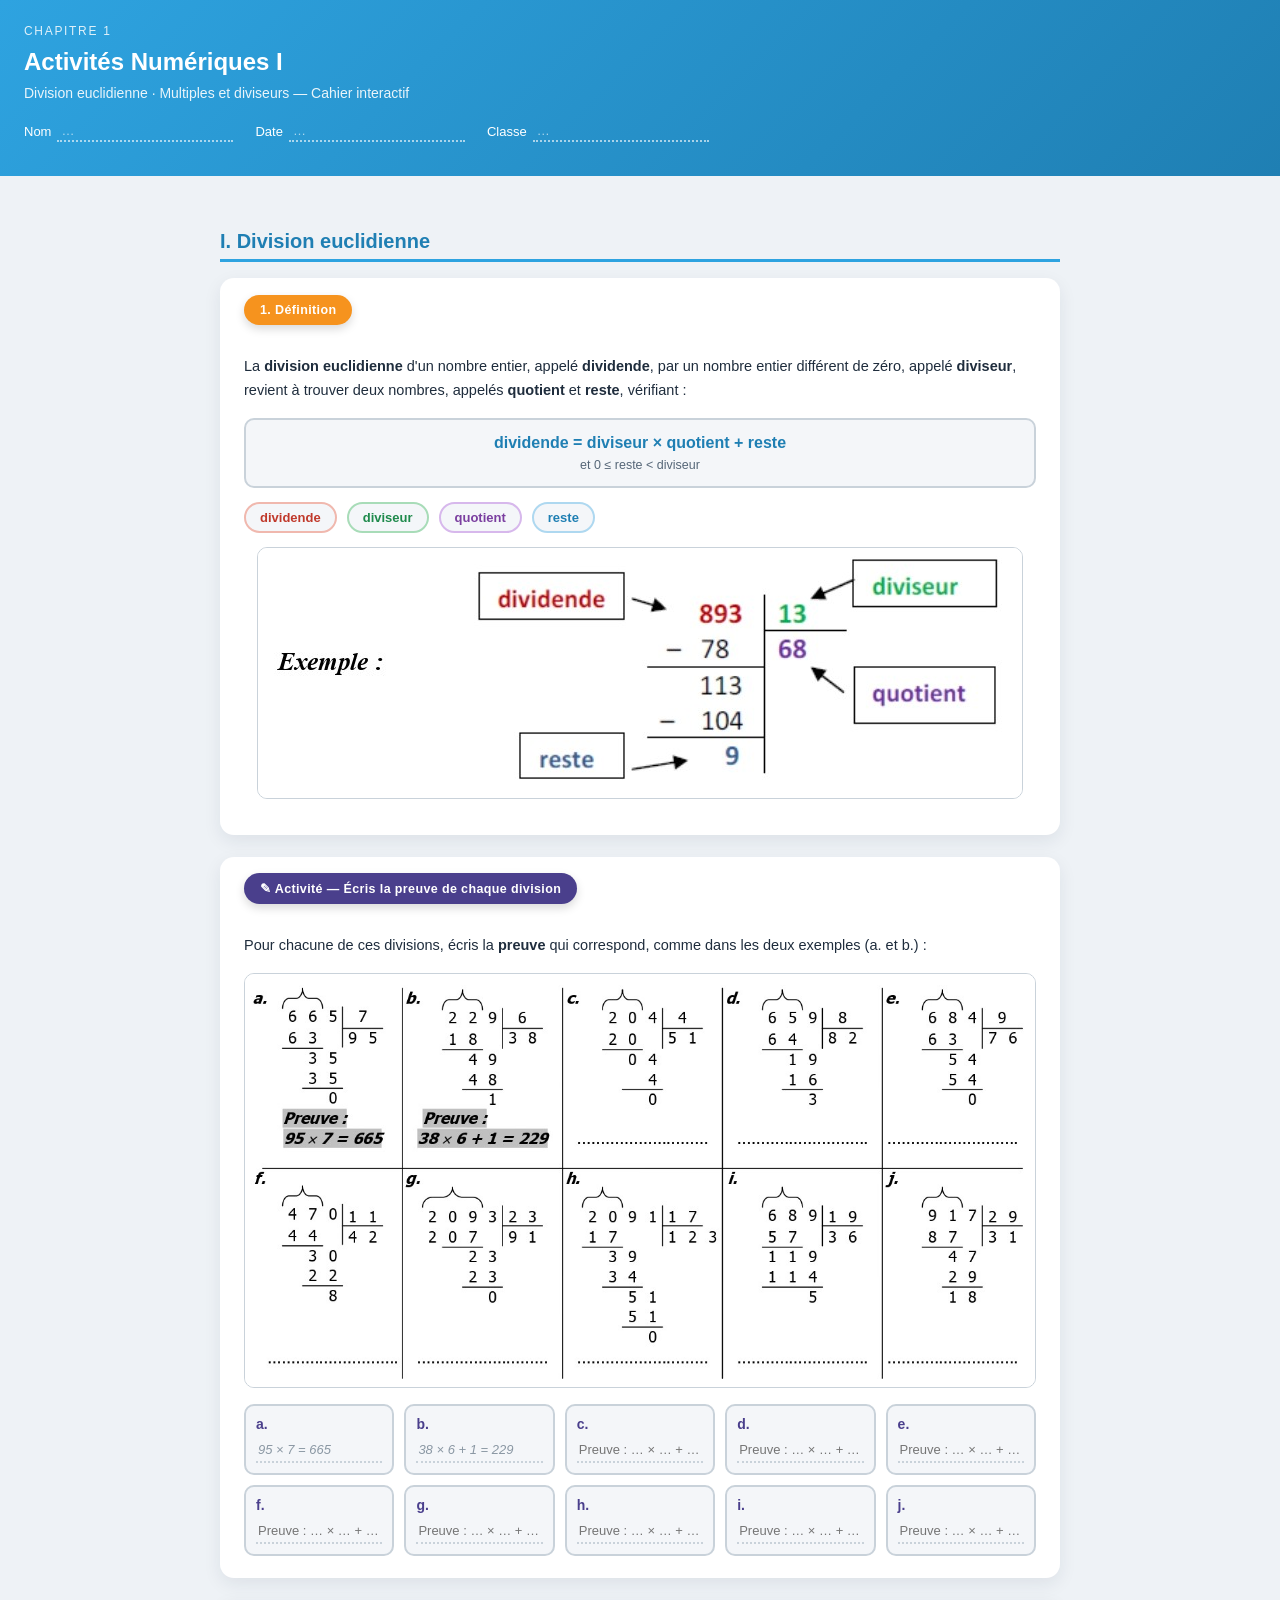
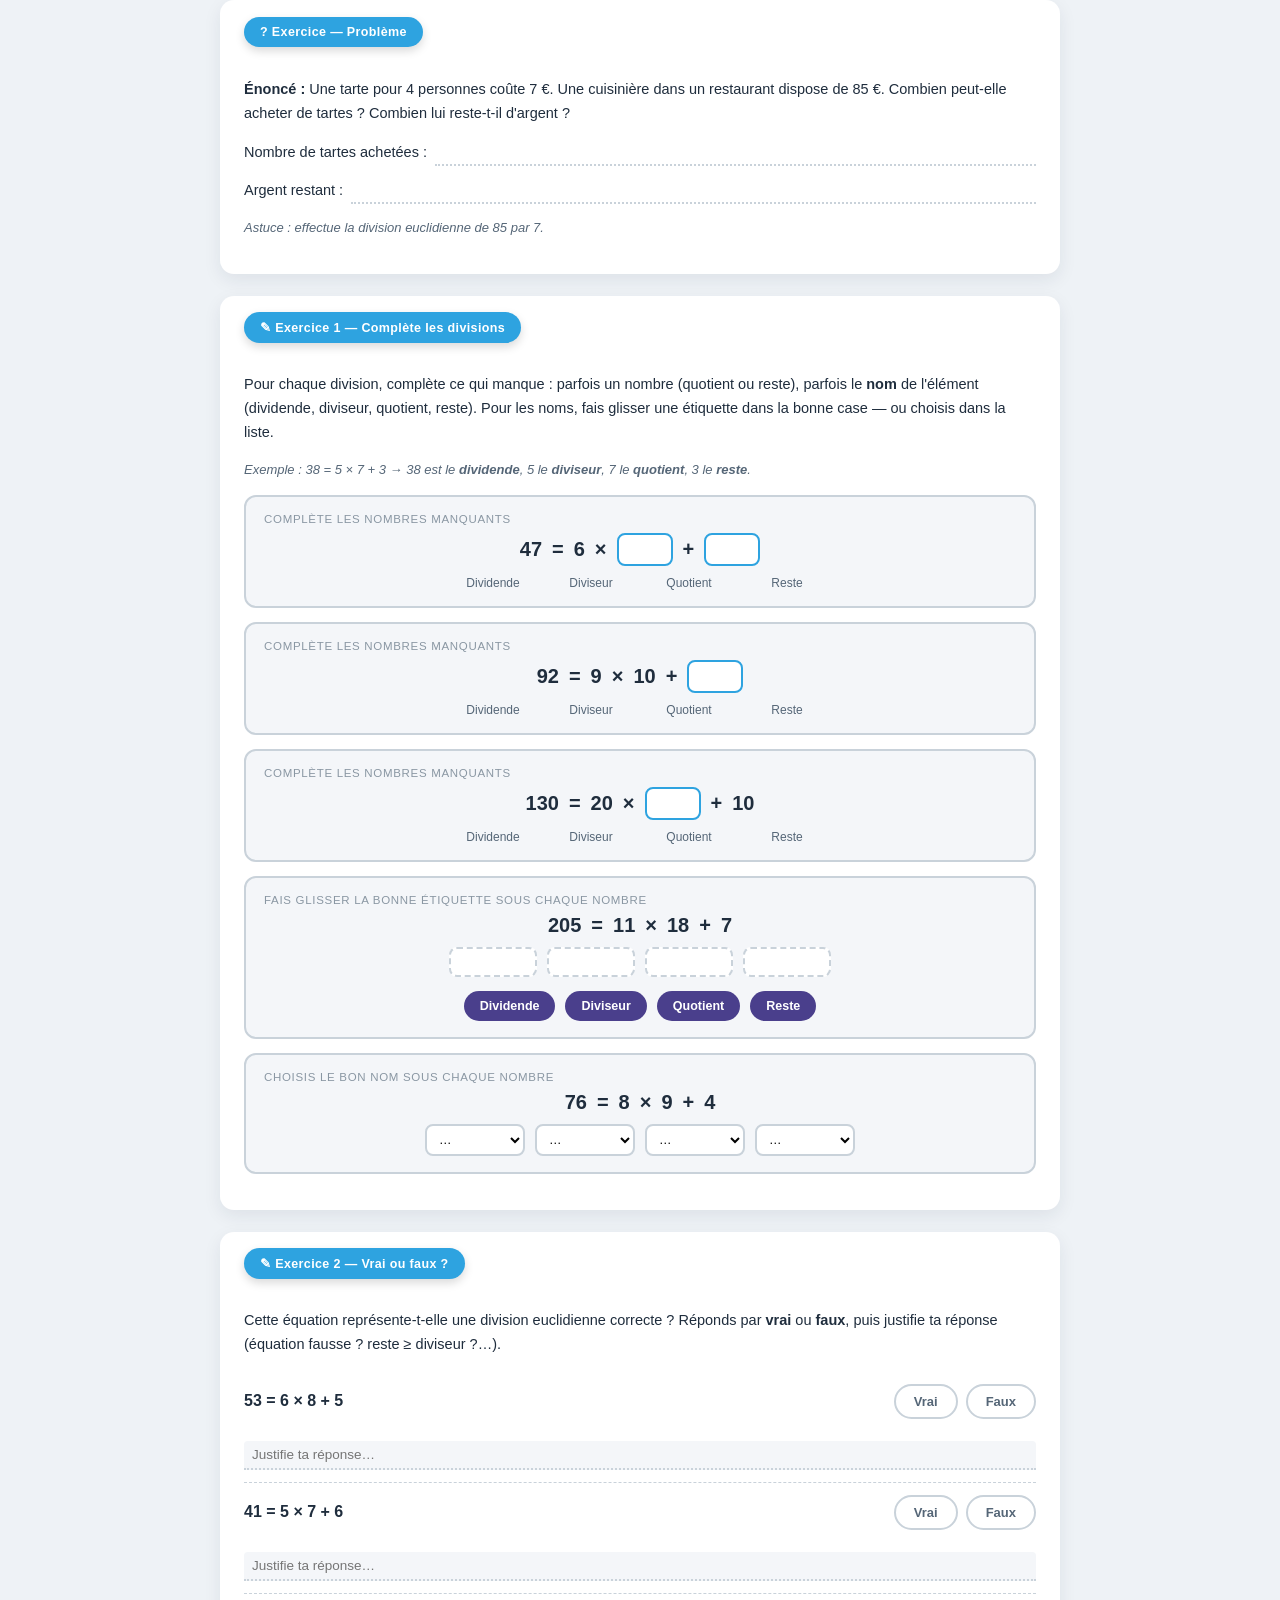
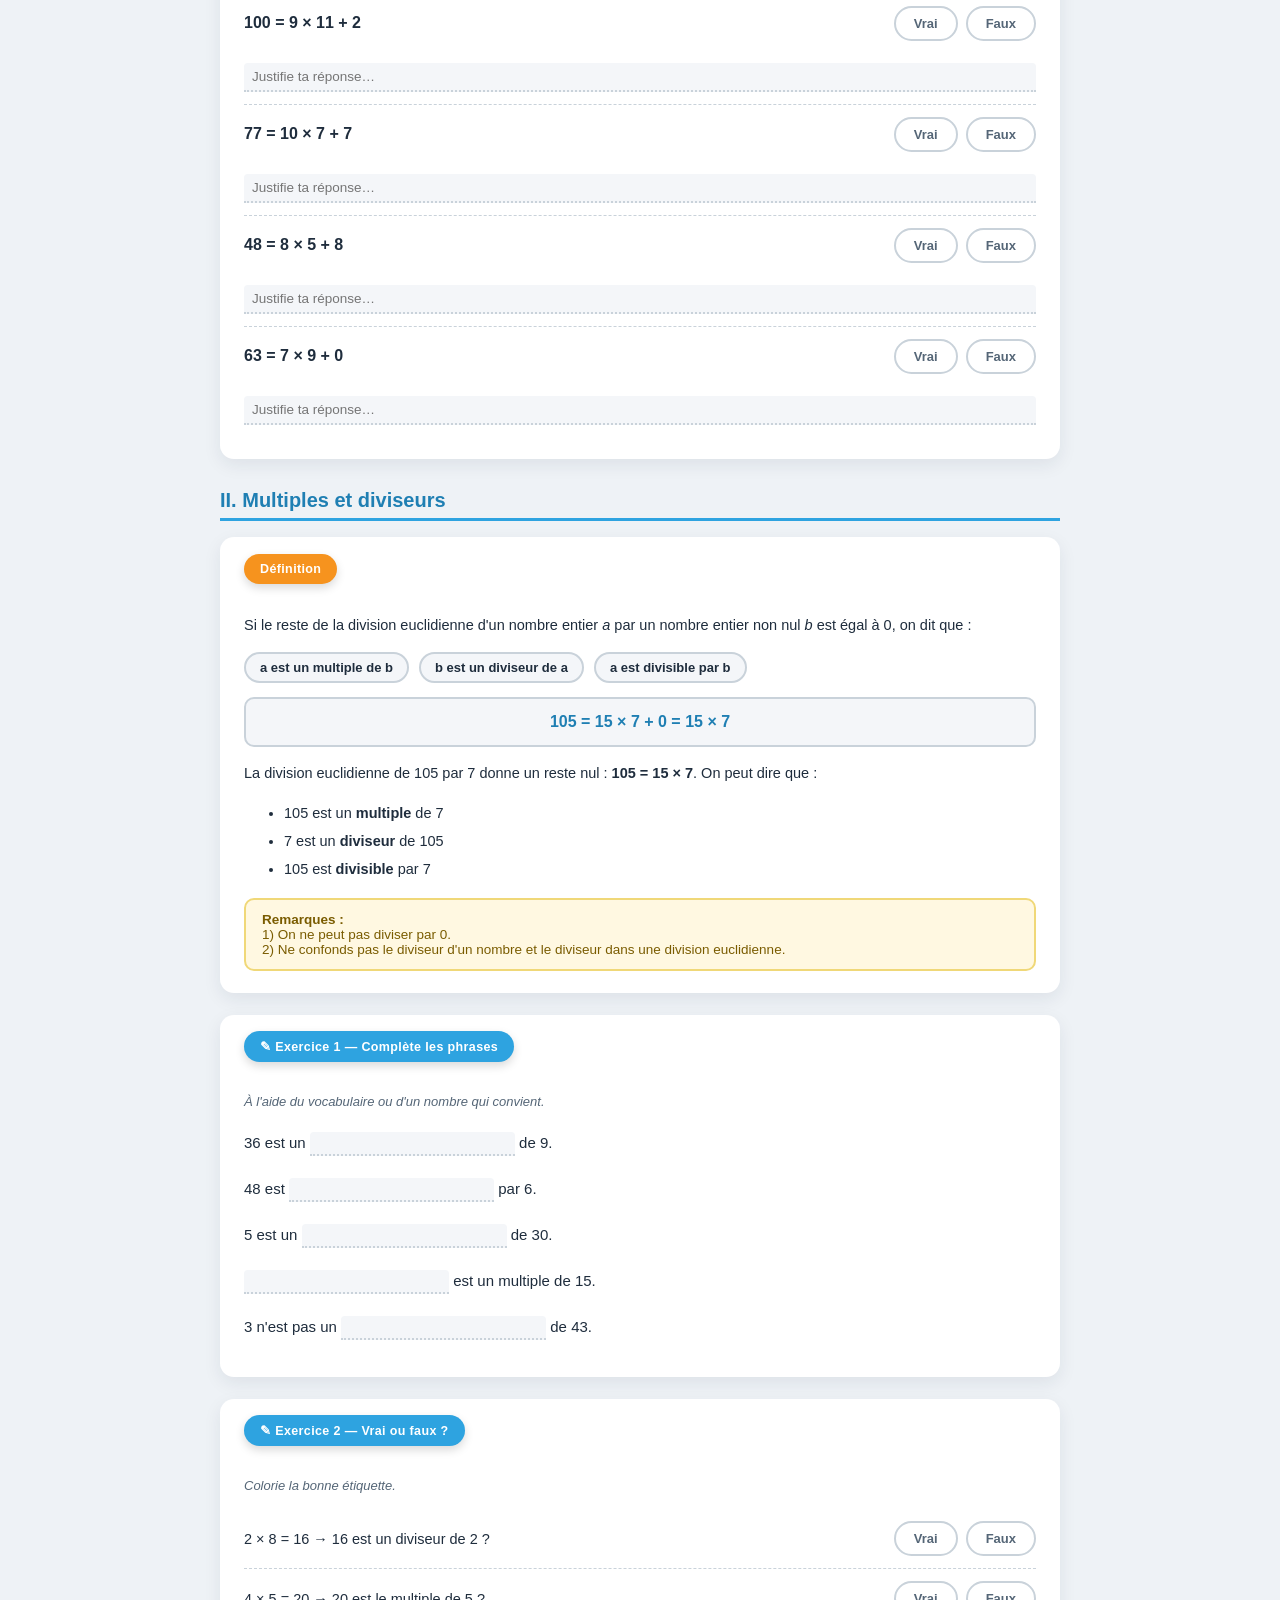
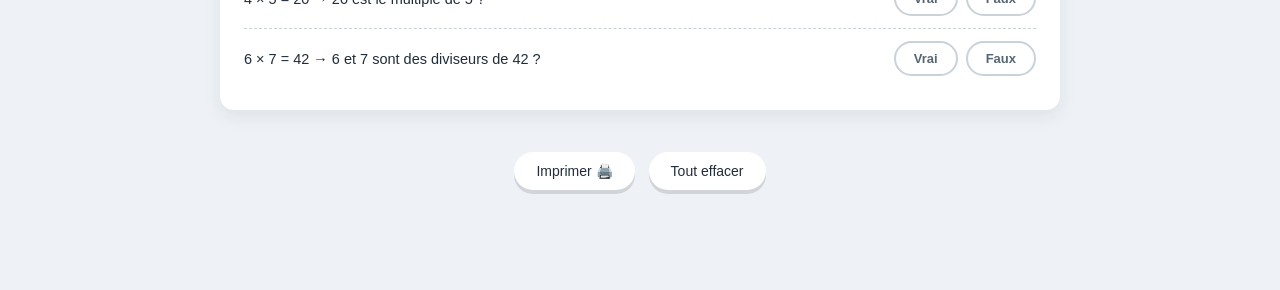
<file: division-euclidienne/index.html>
<!DOCTYPE html>
<html lang="fr">
<head>
<meta charset="UTF-8">
<meta name="viewport" content="width=device-width, initial-scale=1">
<title>Chapitre 1 · Activités Numériques I — Cahier interactif</title>
<link rel="stylesheet" href="style.css">
</head>
<body>

<header>
  <p class="eyebrow">Chapitre 1</p>
  <h1>Activités Numériques I</h1>
  <p class="sub">Division euclidienne · Multiples et diviseurs — Cahier interactif</p>
  <div class="name-line">
    <label>Nom <input type="text" placeholder="…"></label>
    <label>Date <input type="text" placeholder="…"></label>
    <label>Classe <input type="text" placeholder="…"></label>
  </div>
</header>

<div class="wrap">

  <h2 class="section-title"> I. Division euclidienne</h2>
  
  <div class="card">
    <span class="band def">1. Définition</span>
    <p>La <b>division euclidienne</b> d'un nombre entier, appelé <b>dividende</b>, par un nombre entier différent de zéro, appelé <b>diviseur</b>, revient à trouver deux nombres, appelés <b>quotient</b> et <b>reste</b>, vérifiant :</p>
    <div class="formula">
      dividende = diviseur × quotient + reste <small>et 0 ≤ reste &lt; diviseur</small>
    </div>
    <div class="vocab">
      <span class="dividende">dividende</span>
      <span class="diviseur">diviseur</span>
      <span class="quotient">quotient</span>
      <span class="reste">reste</span>
    </div>
    <img class="diagram" src="images/image1-definition.jpeg" alt="Exemple de division euclidienne posée : 893 divisé par 13">
  </div>

  <div class="card">
    <span class="band act">✎ Activité — Écris la preuve de chaque division</span>
    <p>Pour chacune de ces divisions, écris la <b>preuve</b> qui correspond, comme dans les deux exemples (a. et b.) :</p>
    <img class="diagram" src="images/image2-activite.jpeg" alt="Dix divisions posées, étiquetées de a à j">
    <div class="proof-grid" id="proofGrid"></div>
  </div>

  <div class="card">
    <span class="band ex">? Exercice — Problème</span>
    <p><b>Énoncé :</b> Une tarte pour 4 personnes coûte 7 €. Une cuisinière dans un restaurant dispose de 85 €. Combien peut-elle acheter de tartes ? Combien lui reste-t-il d'argent ?</p>
    <div class="line"><span>Nombre de tartes achetées :</span><input type="text"></div>
    <div class="line"><span>Argent restant :</span><input type="text"></div>
    <p class="hint">Astuce : effectue la division euclidienne de 85 par 7.</p>
  </div>

  <div class="card">
    <span class="band ex">✎ Exercice 1 — Complète les divisions</span>
    <p>Pour chaque division, complète ce qui manque : parfois un nombre (quotient ou reste), parfois le <b>nom</b> de l'élément (dividende, diviseur, quotient, reste). Pour les noms, fais glisser une étiquette dans la bonne case — ou choisis dans la liste.</p>

    <p class="instructions hint">Exemple : 38 = 5 × 7 + 3 → 38 est le <b>dividende</b>, 5 le <b>diviseur</b>, 7 le <b>quotient</b>, 3 le <b>reste</b>.</p>

    <div id="eqRows"></div>
  </div>

  <div class="card">
    <span class="band ex">✎ Exercice 2 — Vrai ou faux ?</span>
    <p>Cette équation représente-t-elle une division euclidienne correcte ? Réponds par <b>vrai</b> ou <b>faux</b>, puis justifie ta réponse (équation fausse ? reste ≥ diviseur ?…).</p>
    <div id="vfEqList"></div>
  </div>

  <h2 class="section-title">II. Multiples et diviseurs</h2>

  <div class="card">
    <span class="band def">Définition</span>
    <p>Si le reste de la division euclidienne d'un nombre entier <i>a</i> par un nombre entier non nul <i>b</i> est égal à 0, on dit que :</p>
    <div class="vocab">
      <span>a est un <b>multiple</b> de b</span>
      <span>b est un <b>diviseur</b> de a</span>
      <span>a est <b>divisible</b> par b</span>
    </div>
    <div class="formula">105 = 15 × 7 + 0 = 15 × 7</div>
    <p>La division euclidienne de 105 par 7 donne un reste nul : <b>105 = 15 × 7</b>. On peut dire que :</p>
    <ul class="remark-list">
      <li>105 est un <b>multiple</b> de 7</li>
      <li>7 est un <b>diviseur</b> de 105</li>
      <li>105 est <b>divisible</b> par 7</li>
    </ul>
    <div class="remark-box">
      <b>Remarques :</b><br>
      1) On ne peut pas diviser par 0.<br>
      2) Ne confonds pas le diviseur d'un nombre et le diviseur dans une division euclidienne.
    </div>
  </div>

  <div class="card">
    <span class="band ex">✎ Exercice 1 — Complète les phrases</span>
    <p class="hint">À l'aide du vocabulaire ou d'un nombre qui convient.</p>
    <p class="sentence">36 est un <input type="text" class="blank"> de 9.</p>
    <p class="sentence">48 est <input type="text" class="blank"> par 6.</p>
    <p class="sentence">5 est un <input type="text" class="blank"> de 30.</p>
    <p class="sentence"><input type="text" class="blank blank-short"> est un multiple de 15.</p>
    <p class="sentence">3 n'est pas un <input type="text" class="blank"> de 43.</p>
  </div>

  <div class="card">
    <span class="band ex">✎ Exercice 2 — Vrai ou faux ?</span>
    <p class="hint">Colorie la bonne étiquette.</p>
    <div id="vfList"></div>
  </div>

  <div class="actions">
    <button class="main-btn btn-ghost" id="printBtn">Imprimer 🖨️</button>
    <button class="main-btn btn-ghost" id="resetBtn">Tout effacer</button>
  </div>

</div>

<script src="script.js"></script>
</body>
</html>
</file>
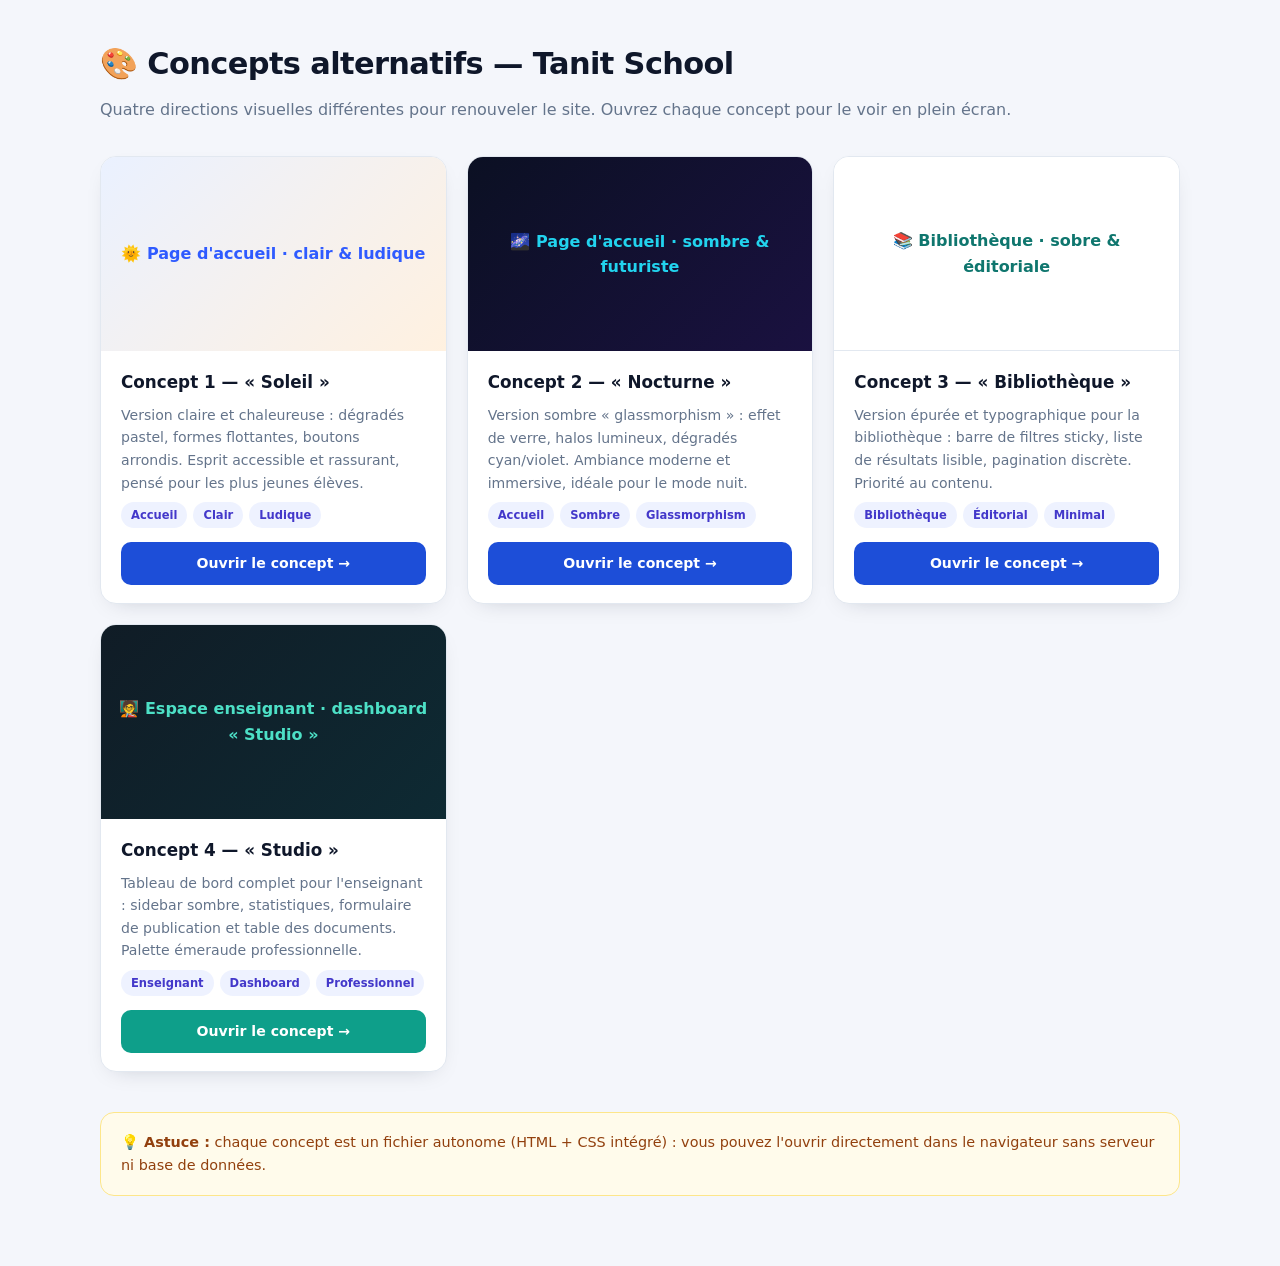
<file: new designs/index.html>
<!DOCTYPE html>
<html lang="fr">
<head>
<meta charset="UTF-8" />
<meta name="viewport" content="width=device-width, initial-scale=1.0" />
<title>Aperçu des concepts — Tanit School</title>
<style>
  * { box-sizing: border-box; margin: 0; padding: 0; }
  body { font-family: "Segoe UI", "Tahoma", system-ui, sans-serif; background: #f4f6fb; color: #0f172a; line-height: 1.6; padding: 40px 20px 70px; }
  .wrap { max-width: 1080px; margin: 0 auto; }
  h1 { font-size: 1.9rem; letter-spacing: -.02em; }
  p.lead { color: #64748b; margin: 8px 0 34px; }
  .grid { display: grid; grid-template-columns: repeat(auto-fit, minmax(300px, 1fr)); gap: 20px; }
  .card {
    background: #fff; border: 1px solid #e2e8f0; border-radius: 16px; overflow: hidden;
    box-shadow: 0 8px 24px -14px rgba(15, 23, 42, .25); display: flex; flex-direction: column;
    transition: transform .15s, box-shadow .2s;
  }
  .card:hover { transform: translateY(-4px); box-shadow: 0 16px 34px -16px rgba(15, 23, 42, .35); }
  .preview {
    aspect-ratio: 16/9; display: grid; place-items: center; color: #fff; font-weight: 700; font-size: 1rem;
    position: relative; text-align: center; padding: 16px;
  }
  .p1 { background: linear-gradient(135deg, #eaf1ff, #fff1e0); color: #2f5bff; }
  .p2 { background: linear-gradient(135deg, #0b1023, #1a1140); color: #22d3ee; }
  .p3 { background: #fff; color: #0f766e; border-bottom: 1px solid #e2e8f0; }
  .p4 { background: linear-gradient(135deg, #101c26, #0e2a33); color: #4de0c6; }
  .body { padding: 18px 20px; display: flex; flex-direction: column; gap: 8px; flex: 1; }
  .body h3 { font-size: 1.05rem; }
  .body p { color: #64748b; font-size: .88rem; flex: 1; }
  .tag-row { display: flex; gap: 6px; flex-wrap: wrap; }
  .tag { font-size: .72rem; font-weight: 700; padding: 4px 10px; border-radius: 999px; background: #eef2ff; color: #4338ca; }
  .open { display: inline-flex; justify-content: center; padding: 10px; border-radius: 10px; background: #1d4ed8; color: #fff; font-weight: 700; font-size: .88rem; text-decoration: none; margin-top: 6px; }
  .open:hover { background: #1e40af; }
  .open.new { background: #0e9f8a; } .open.new:hover { background: #0b7f6f; }
  .note { margin-top: 40px; padding: 18px 20px; background: #fffbeb; border: 1px solid #fde68a; border-radius: 14px; font-size: .9rem; color: #92400e; }
</style>
</head>
<body>
  <div class="wrap">
    <h1>🎨 Concepts alternatifs — Tanit School</h1>
    <p class="lead">Quatre directions visuelles différentes pour renouveler le site. Ouvrez chaque concept pour le voir en plein écran.</p>

    <div class="grid">
      <div class="card">
        <div class="preview p1">🌞 Page d'accueil · clair & ludique</div>
        <div class="body">
          <h3>Concept 1 — « Soleil »</h3>
          <p>Version claire et chaleureuse : dégradés pastel, formes flottantes, boutons arrondis. Esprit accessible et rassurant, pensé pour les plus jeunes élèves.</p>
          <div class="tag-row"><span class="tag">Accueil</span><span class="tag">Clair</span><span class="tag">Ludique</span></div>
          <a class="open" href="concept-1-home-soleil.html">Ouvrir le concept →</a>
        </div>
      </div>

      <div class="card">
        <div class="preview p2">🌌 Page d'accueil · sombre & futuriste</div>
        <div class="body">
          <h3>Concept 2 — « Nocturne »</h3>
          <p>Version sombre « glassmorphism » : effet de verre, halos lumineux, dégradés cyan/violet. Ambiance moderne et immersive, idéale pour le mode nuit.</p>
          <div class="tag-row"><span class="tag">Accueil</span><span class="tag">Sombre</span><span class="tag">Glassmorphism</span></div>
          <a class="open" href="concept-2-home-nocturne.html">Ouvrir le concept →</a>
        </div>
      </div>

      <div class="card">
        <div class="preview p3">📚 Bibliothèque · sobre & éditoriale</div>
        <div class="body">
          <h3>Concept 3 — « Bibliothèque »</h3>
          <p>Version épurée et typographique pour la bibliothèque : barre de filtres sticky, liste de résultats lisible, pagination discrète. Priorité au contenu.</p>
          <div class="tag-row"><span class="tag">Bibliothèque</span><span class="tag">Éditorial</span><span class="tag">Minimal</span></div>
          <a class="open" href="concept-3-library-editorial.html">Ouvrir le concept →</a>
        </div>
      </div>

      <div class="card">
        <div class="preview p4">🧑‍🏫 Espace enseignant · dashboard « Studio »</div>
        <div class="body">
          <h3>Concept 4 — « Studio »</h3>
          <p>Tableau de bord complet pour l'enseignant : sidebar sombre, statistiques, formulaire de publication et table des documents. Palette émeraude professionnelle.</p>
          <div class="tag-row"><span class="tag">Enseignant</span><span class="tag">Dashboard</span><span class="tag">Professionnel</span></div>
          <a class="open new" href="concept-4-teacher-studio.html">Ouvrir le concept →</a>
        </div>
      </div>
    </div>

    <div class="note">
      <b>💡 Astuce :</b> chaque concept est un fichier autonome (HTML + CSS intégré) : vous pouvez l'ouvrir directement dans le navigateur sans serveur ni base de données.
    </div>
  </div>
</body>
</html>
</file>
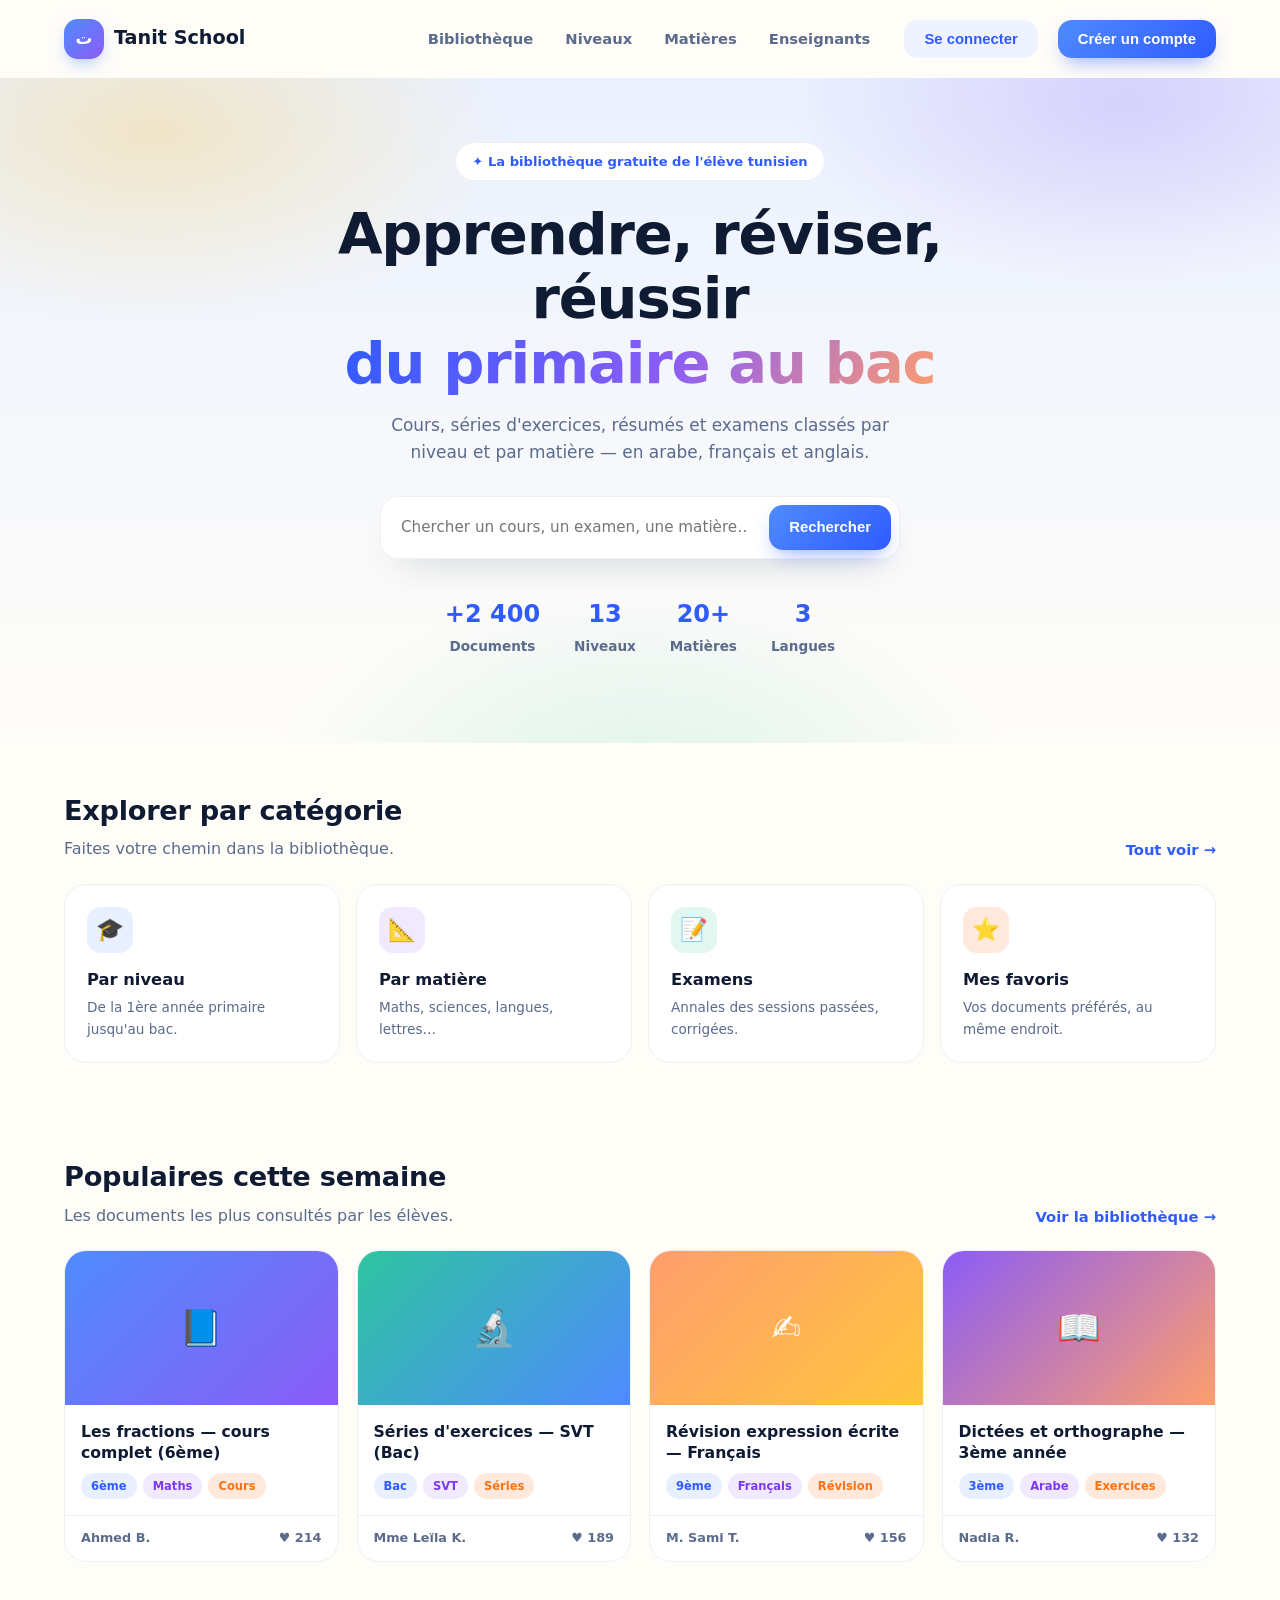
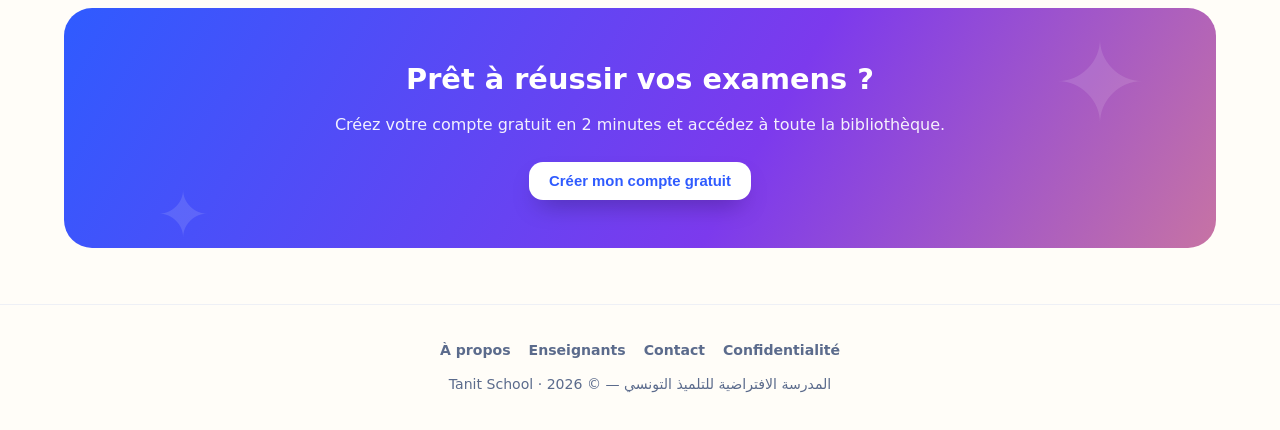
<file: new designs/concept-1-home-soleil.html>
<!DOCTYPE html>
<html lang="fr">
<head>
<meta charset="UTF-8" />
<meta name="viewport" content="width=device-width, initial-scale=1.0" />
<title>Concept 1 — Accueil « Soleil » · Tanit School</title>
<style>
  :root {
    --ink: #0f1b33;
    --ink-soft: #5b6b8c;
    --sky: #4f8bff;
    --sky-deep: #2f5bff;
    --violet: #8b5cf6;
    --peach: #ff9e6d;
    --mint: #2ec4a0;
    --sun: #ffc53d;
    --paper: #fffdf8;
    --card: #ffffff;
    --line: #eef0f6;
    --shadow: 0 18px 40px -22px rgba(15, 27, 51, 0.28);
    --radius: 22px;
    --font: "Segoe UI", "Tahoma", system-ui, sans-serif;
  }
  * { box-sizing: border-box; margin: 0; padding: 0; }
  body { font-family: var(--font); background: var(--paper); color: var(--ink); line-height: 1.6; }
  img { max-width: 100%; display: block; }
  a { text-decoration: none; color: inherit; }

  /* ---------- NAV ---------- */
  .nav { display: flex; align-items: center; gap: 20px; max-width: 1200px; margin: 0 auto; padding: 18px 24px; }
  .logo { display: flex; align-items: center; gap: 10px; font-weight: 900; font-size: 1.2rem; }
  .logo-badge {
    width: 40px; height: 40px; border-radius: 14px; display: grid; place-items: center;
    background: linear-gradient(135deg, var(--sky), var(--violet)); color: #fff; font-weight: 900; font-size: 1.05rem;
    box-shadow: 0 8px 18px -6px rgba(79, 139, 255, .6);
  }
  .nav-links { display: flex; gap: 4px; margin-left: auto; }
  .nav-links a { padding: 9px 14px; border-radius: 12px; font-weight: 600; font-size: .92rem; color: var(--ink-soft); }
  .nav-links a:hover { background: #eef3ff; color: var(--sky-deep); }
  .btn {
    display: inline-flex; align-items: center; gap: 8px; padding: 11px 20px; border-radius: 14px;
    font-weight: 700; font-size: .93rem; border: none; cursor: pointer; transition: transform .12s, box-shadow .2s;
  }
  .btn:hover { transform: translateY(-2px); }
  .btn-primary { background: linear-gradient(135deg, var(--sky), var(--sky-deep)); color: #fff; box-shadow: 0 10px 20px -8px rgba(47, 91, 255, .55); }
  .btn-soft { background: #eef3ff; color: var(--sky-deep); }

  /* ---------- HERO ---------- */
  .hero { position: relative; overflow: hidden; padding: 64px 24px 84px; text-align: center; }
  .hero::before {
    content: ""; position: absolute; inset: 0;
    background:
      radial-gradient(600px 320px at 12% 8%, rgba(255, 197, 61, .28), transparent 60%),
      radial-gradient(560px 300px at 88% 4%, rgba(139, 92, 246, .22), transparent 60%),
      radial-gradient(640px 360px at 50% 110%, rgba(46, 196, 160, .18), transparent 60%),
      linear-gradient(180deg, #eaf1ff 0%, var(--paper) 100%);
    z-index: -2;
  }
  .blob { position: absolute; border-radius: 50%; filter: blur(2px); opacity: .5; z-index: -1; animation: float 7s ease-in-out infinite; }
  .blob.b1 { width: 90px; height: 90px; background: var(--sun); top: 22%; left: 6%; }
  .blob.b2 { width: 60px; height: 60px; background: var(--mint); top: 60%; right: 8%; animation-delay: -2s; }
  .blob.b3 { width: 70px; height: 70px; background: var(--violet); top: 12%; right: 22%; animation-delay: -4s; }
  @keyframes float { 50% { transform: translateY(-16px); } }

  .hero .kicker {
    display: inline-flex; align-items: center; gap: 8px; background: #fff; padding: 8px 16px;
    border-radius: 999px; font-size: .82rem; font-weight: 700; color: var(--sky-deep);
    box-shadow: var(--shadow); border: 1px solid var(--line);
  }
  .hero h1 { font-size: clamp(2.1rem, 5.4vw, 3.6rem); line-height: 1.12; margin: 22px auto 16px; max-width: 760px; letter-spacing: -.02em; }
  .hero h1 .grad { background: linear-gradient(120deg, var(--sky-deep), var(--violet) 55%, var(--peach)); -webkit-background-clip: text; background-clip: text; color: transparent; }
  .hero p { max-width: 560px; margin: 0 auto 30px; color: var(--ink-soft); font-size: 1.06rem; }
  .hero-search {
    max-width: 520px; margin: 0 auto; display: flex; gap: 10px; background: #fff; padding: 8px; border-radius: 18px;
    box-shadow: var(--shadow); border: 1px solid var(--line);
  }
  .hero-search input { flex: 1; border: none; outline: none; font: inherit; font-size: .95rem; padding: 10px 12px; border-radius: 12px; }
  .hero-stats { display: flex; justify-content: center; gap: 34px; margin-top: 36px; flex-wrap: wrap; }
  .hero-stats .stat b { font-size: 1.5rem; display: block; color: var(--sky-deep); }
  .hero-stats .stat span { color: var(--ink-soft); font-size: .85rem; font-weight: 600; }

  /* ---------- SECTIONS ---------- */
  section.block { max-width: 1200px; margin: 0 auto; padding: 46px 24px; }
  .sec-head { display: flex; align-items: flex-end; justify-content: space-between; margin-bottom: 22px; gap: 16px; }
  .sec-head h2 { font-size: 1.7rem; letter-spacing: -.01em; }
  .sec-head p { color: var(--ink-soft); margin-top: 4px; }
  .sec-head a { color: var(--sky-deep); font-weight: 700; font-size: .92rem; white-space: nowrap; }

  .cat-grid { display: grid; grid-template-columns: repeat(auto-fit, minmax(200px, 1fr)); gap: 16px; }
  .cat {
    background: var(--card); border: 1px solid var(--line); border-radius: var(--radius); padding: 22px;
    transition: transform .15s, box-shadow .2s; position: relative; overflow: hidden;
  }
  .cat:hover { transform: translateY(-4px); box-shadow: var(--shadow); }
  .cat .ico { width: 46px; height: 46px; border-radius: 14px; display: grid; place-items: center; font-size: 1.4rem; margin-bottom: 14px; }
  .cat h3 { font-size: 1.02rem; margin-bottom: 4px; }
  .cat p { font-size: .85rem; color: var(--ink-soft); }
  .c-blue .ico { background: #e8f0ff; } .c-violet .ico { background: #f1eaff; }
  .c-mint .ico { background: #e2f7f0; } .c-peach .ico { background: #ffe9dd; }

  .doc-grid { display: grid; grid-template-columns: repeat(auto-fill, minmax(250px, 1fr)); gap: 18px; }
  .doc {
    background: var(--card); border: 1px solid var(--line); border-radius: var(--radius); overflow: hidden;
    display: flex; flex-direction: column; transition: transform .15s, box-shadow .2s;
  }
  .doc:hover { transform: translateY(-4px); box-shadow: var(--shadow); }
  .thumb { aspect-ratio: 16/9; display: grid; place-items: center; font-size: 2.2rem; color: #fff; }
  .t1 { background: linear-gradient(135deg, #4f8bff, #8b5cf6); } .t2 { background: linear-gradient(135deg, #2ec4a0, #4f8bff); }
  .t3 { background: linear-gradient(135deg, #ff9e6d, #ffc53d); } .t4 { background: linear-gradient(135deg, #8b5cf6, #ff9e6d); }
  .doc-body { padding: 16px; display: flex; flex-direction: column; gap: 10px; flex: 1; }
  .doc-body h3 { font-size: .98rem; line-height: 1.35; }
  .tags { display: flex; flex-wrap: wrap; gap: 6px; margin-top: auto; }
  .tag { font-size: .72rem; font-weight: 700; padding: 4px 10px; border-radius: 999px; }
  .tag.lvl { background: #e8f0ff; color: #2f5bff; } .tag.sub { background: #f1eaff; color: #7c3aed; } .tag.typ { background: #ffe9dd; color: #f97316; }
  .doc-foot { display: flex; align-items: center; justify-content: space-between; border-top: 1px solid var(--line); padding: 12px 16px; }
  .doc-foot span { font-size: .8rem; color: var(--ink-soft); font-weight: 600; }
  .love { color: var(--peach); font-size: 1.1rem; }

  /* ---------- CTA ---------- */
  .cta-band { max-width: 1200px; margin: 0 auto; padding: 0 24px 56px; }
  .cta-inner {
    background: linear-gradient(120deg, #2f5bff, #7c3aed 60%, #ff9e6d 130%); border-radius: 28px; color: #fff;
    padding: 48px 36px; text-align: center; position: relative; overflow: hidden;
  }
  .cta-inner::after { content: "✦"; position: absolute; font-size: 7rem; opacity: .12; right: 6%; top: -6%; }
  .cta-inner::before { content: "✦"; position: absolute; font-size: 4rem; opacity: .12; left: 8%; bottom: -8%; }
  .cta-inner h2 { font-size: 1.8rem; margin-bottom: 10px; }
  .cta-inner p { opacity: .92; margin-bottom: 24px; }
  .btn-white { background: #fff; color: #2f5bff; box-shadow: 0 12px 26px -10px rgba(0,0,0,.35); }
  .btn-white:hover { background: #eef3ff; }

  footer { border-top: 1px solid var(--line); padding: 34px 24px; text-align: center; color: var(--ink-soft); font-size: .88rem; }
  footer .mini-links { display: flex; gap: 18px; justify-content: center; margin-bottom: 12px; flex-wrap: wrap; }
  footer .mini-links a { font-weight: 600; color: var(--ink-soft); }
  footer .mini-links a:hover { color: var(--sky-deep); }

  @media (max-width: 720px) {
    .nav-links { display: none; }
    .hero { padding: 44px 20px 64px; }
    .hero-stats { gap: 22px; }
    .sec-head { flex-direction: column; align-items: flex-start; }
  }
</style>
</head>
<body>
  <nav class="nav">
    <a class="logo" href="#"><span class="logo-badge">ت</span>Tanit School</a>
    <div class="nav-links">
      <a href="#">Bibliothèque</a>
      <a href="#">Niveaux</a>
      <a href="#">Matières</a>
      <a href="#">Enseignants</a>
    </div>
    <button class="btn btn-soft">Se connecter</button>
    <button class="btn btn-primary">Créer un compte</button>
  </nav>

  <header class="hero">
    <span class="kicker">✦ La bibliothèque gratuite de l'élève tunisien</span>
    <h1>Apprendre, réviser, réussir<br /><span class="grad">du primaire au bac</span></h1>
    <p>Cours, séries d'exercices, résumés et examens classés par niveau et par matière — en arabe, français et anglais.</p>
    <div class="hero-search">
      <input type="text" placeholder="Chercher un cours, un examen, une matière…" />
      <button class="btn btn-primary">Rechercher</button>
    </div>
    <div class="hero-stats">
      <div class="stat"><b>+2 400</b><span>Documents</span></div>
      <div class="stat"><b>13</b><span>Niveaux</span></div>
      <div class="stat"><b>20+</b><span>Matières</span></div>
      <div class="stat"><b>3</b><span>Langues</span></div>
    </div>
  </header>

  <section class="block">
    <div class="sec-head">
      <div><h2>Explorer par catégorie</h2><p>Faites votre chemin dans la bibliothèque.</p></div>
      <a href="#">Tout voir →</a>
    </div>
    <div class="cat-grid">
      <div class="cat c-blue">
        <div class="ico">🎓</div><h3>Par niveau</h3><p>De la 1ère année primaire jusqu'au bac.</p>
      </div>
      <div class="cat c-violet">
        <div class="ico">📐</div><h3>Par matière</h3><p>Maths, sciences, langues, lettres…</p>
      </div>
      <div class="cat c-mint">
        <div class="ico">📝</div><h3>Examens</h3><p>Annales des sessions passées, corrigées.</p>
      </div>
      <div class="cat c-peach">
        <div class="ico">⭐</div><h3>Mes favoris</h3><p>Vos documents préférés, au même endroit.</p>
      </div>
    </div>
  </section>

  <section class="block">
    <div class="sec-head">
      <div><h2>Populaires cette semaine</h2><p>Les documents les plus consultés par les élèves.</p></div>
      <a href="#">Voir la bibliothèque →</a>
    </div>
    <div class="doc-grid">
      <article class="doc">
        <div class="thumb t1">📘</div>
        <div class="doc-body">
          <h3>Les fractions — cours complet (6ème)</h3>
          <div class="tags"><span class="tag lvl">6ème</span><span class="tag sub">Maths</span><span class="tag typ">Cours</span></div>
        </div>
        <div class="doc-foot"><span>Ahmed B.</span><span class="love">♥ 214</span></div>
      </article>
      <article class="doc">
        <div class="thumb t2">🔬</div>
        <div class="doc-body">
          <h3>Séries d'exercices — SVT (Bac)</h3>
          <div class="tags"><span class="tag lvl">Bac</span><span class="tag sub">SVT</span><span class="tag typ">Séries</span></div>
        </div>
        <div class="doc-foot"><span>Mme Leïla K.</span><span class="love">♥ 189</span></div>
      </article>
      <article class="doc">
        <div class="thumb t3">✍️</div>
        <div class="doc-body">
          <h3>Révision expression écrite — Français</h3>
          <div class="tags"><span class="tag lvl">9ème</span><span class="tag sub">Français</span><span class="tag typ">Révision</span></div>
        </div>
        <div class="doc-foot"><span>M. Sami T.</span><span class="love">♥ 156</span></div>
      </article>
      <article class="doc">
        <div class="thumb t4">📖</div>
        <div class="doc-body">
          <h3>Dictées et orthographe — 3ème année</h3>
          <div class="tags"><span class="tag lvl">3ème</span><span class="tag sub">Arabe</span><span class="tag typ">Exercices</span></div>
        </div>
        <div class="doc-foot"><span>Nadia R.</span><span class="love">♥ 132</span></div>
      </article>
    </div>
  </section>

  <section class="cta-band">
    <div class="cta-inner">
      <h2>Prêt à réussir vos examens ?</h2>
      <p>Créez votre compte gratuit en 2 minutes et accédez à toute la bibliothèque.</p>
      <button class="btn btn-white">Créer mon compte gratuit</button>
    </div>
  </section>

  <footer>
    <div class="mini-links">
      <a href="#">À propos</a><a href="#">Enseignants</a><a href="#">Contact</a><a href="#">Confidentialité</a>
    </div>
    <p>Tanit School · المدرسة الافتراضية للتلميذ التونسي — © 2026</p>
  </footer>
</body>
</html>
</file>
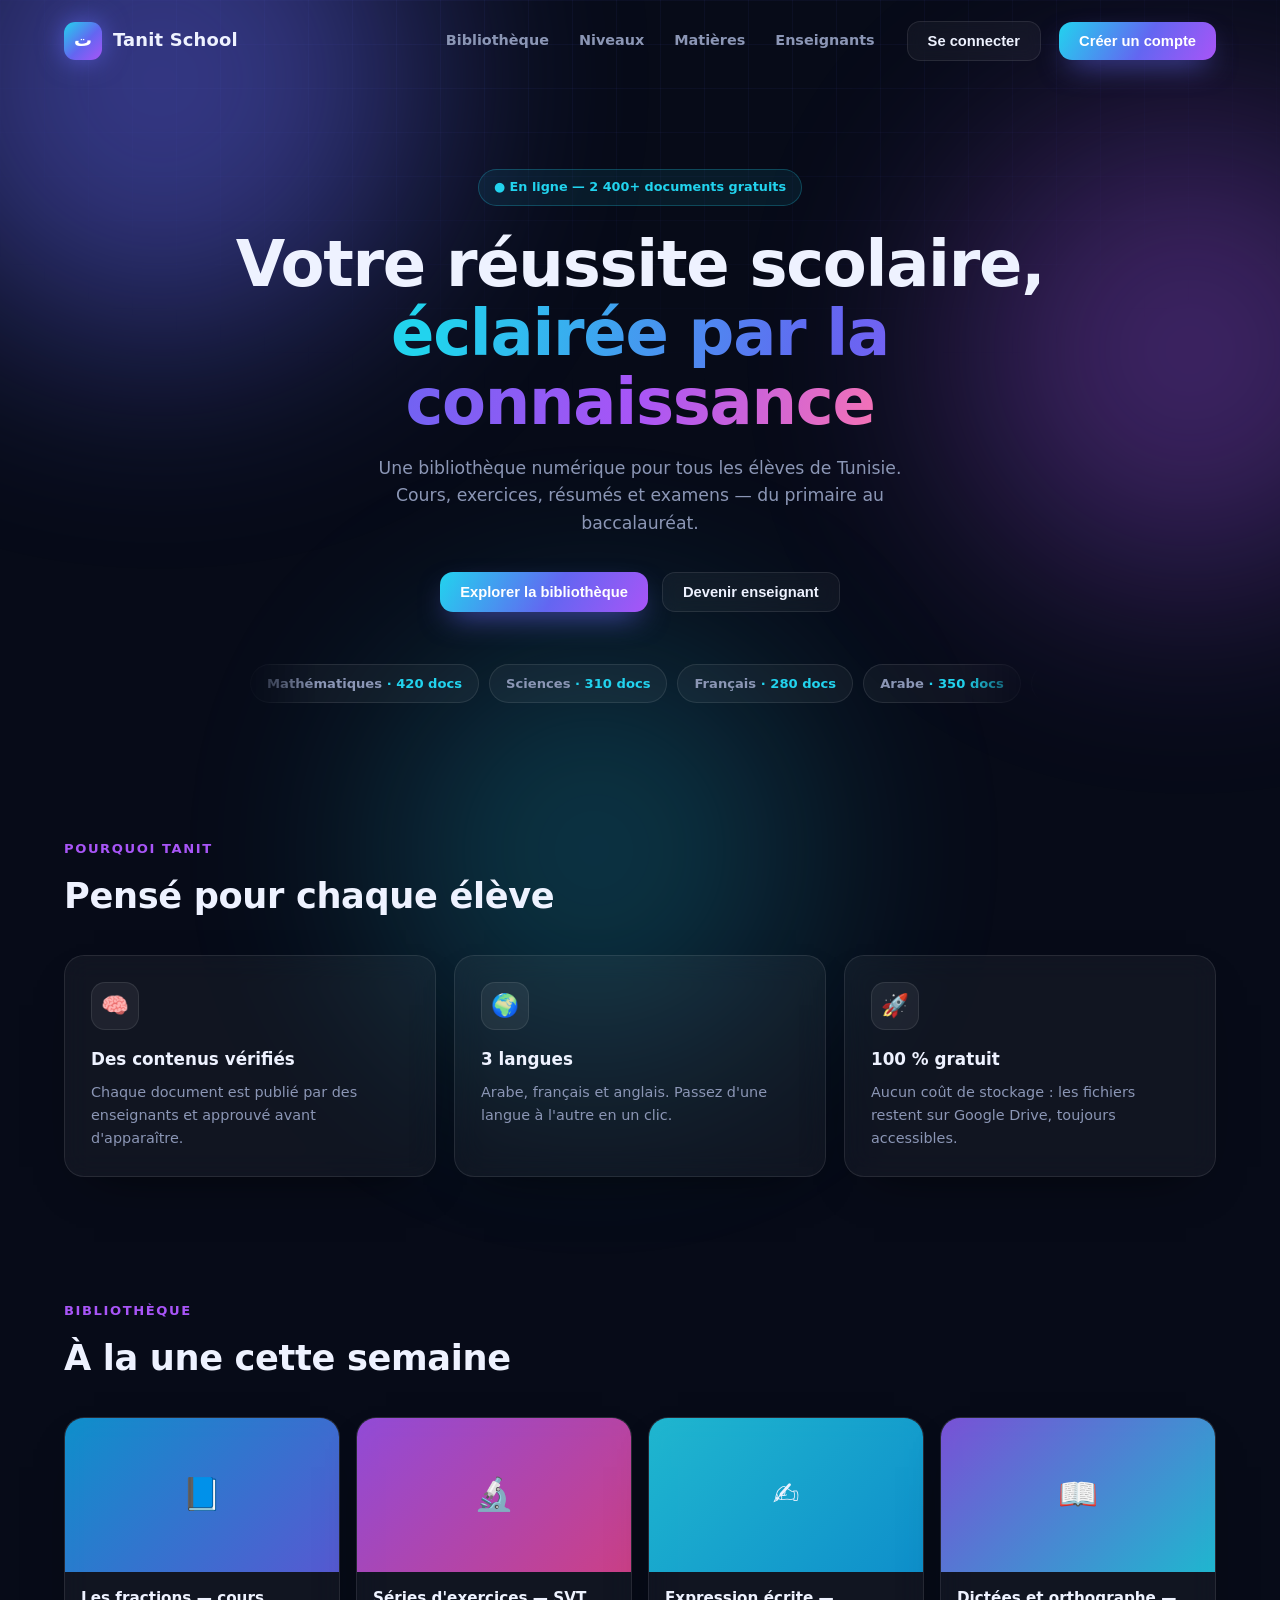
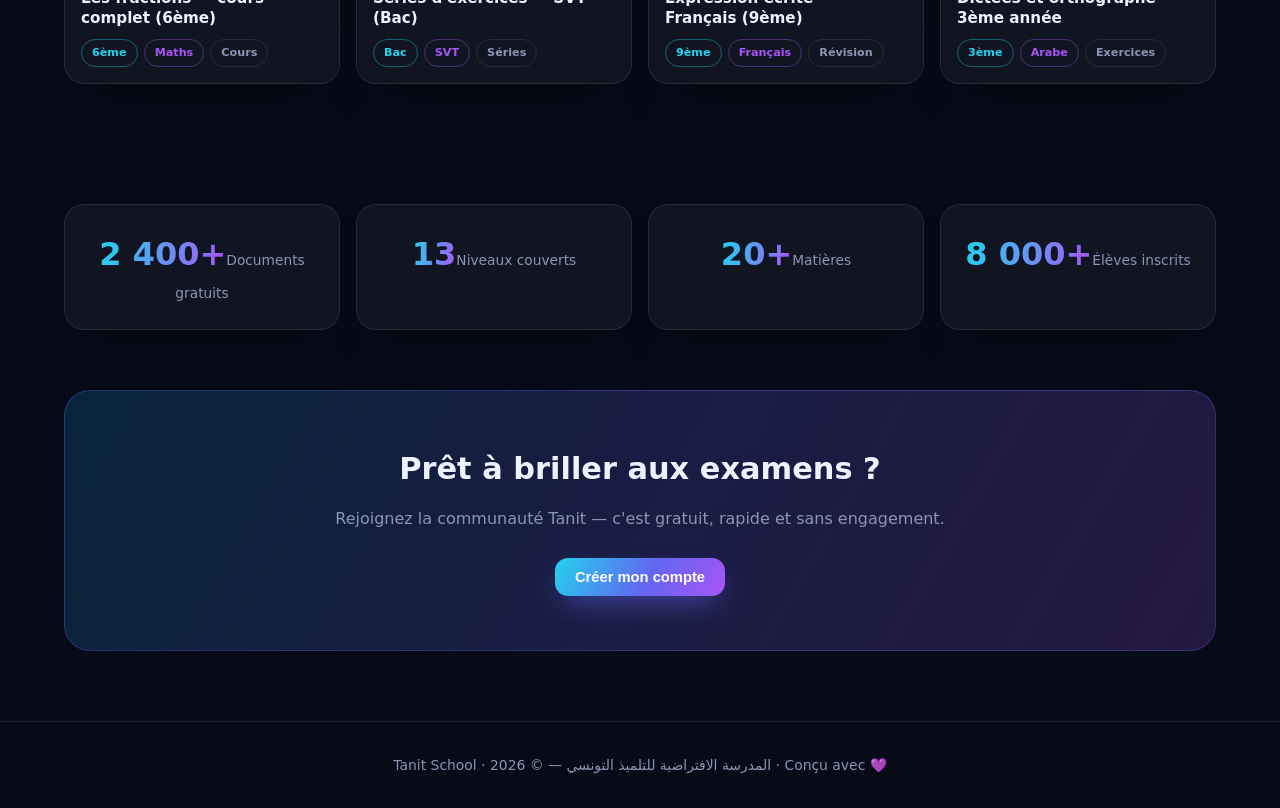
<file: new designs/concept-2-home-nocturne.html>
<!DOCTYPE html>
<html lang="fr">
<head>
<meta charset="UTF-8" />
<meta name="viewport" content="width=device-width, initial-scale=1.0" />
<title>Concept 2 — Accueil « Nocturne » · Tanit School</title>
<style>
  :root {
    --bg: #070b18;
    --panel: rgba(255, 255, 255, 0.045);
    --panel-border: rgba(255, 255, 255, 0.09);
    --text: #eef2ff;
    --muted: #8b96b5;
    --cyan: #22d3ee;
    --blue: #6366f1;
    --violet: #a855f7;
    --pink: #f472b6;
    --font: "Segoe UI", "Tahoma", system-ui, sans-serif;
    --radius: 20px;
  }
  * { box-sizing: border-box; margin: 0; padding: 0; }
  body { font-family: var(--font); background: var(--bg); color: var(--text); line-height: 1.6; overflow-x: hidden; }
  a { text-decoration: none; color: inherit; }
  .bg-grid {
    position: fixed; inset: 0; z-index: -1;
    background-image: linear-gradient(rgba(99, 102, 241, .06) 1px, transparent 1px), linear-gradient(90deg, rgba(99, 102, 241, .06) 1px, transparent 1px);
    background-size: 44px 44px;
    mask-image: radial-gradient(ellipse 90% 60% at 50% 0%, #000 20%, transparent 75%);
  }
  .glow { position: fixed; border-radius: 50%; filter: blur(110px); z-index: -1; opacity: .5; }
  .glow.g1 { width: 520px; height: 520px; background: #6366f1; top: -180px; left: -100px; }
  .glow.g2 { width: 460px; height: 460px; background: #a855f7; top: 120px; right: -140px; opacity: .35; }
  .glow.g3 { width: 420px; height: 420px; background: #22d3ee; bottom: -160px; left: 30%; opacity: .22; }

  /* ---------- NAV ---------- */
  .nav { display: flex; align-items: center; gap: 18px; max-width: 1200px; margin: 0 auto; padding: 20px 24px; }
  .logo { display: flex; align-items: center; gap: 11px; font-weight: 800; font-size: 1.12rem; letter-spacing: .01em; }
  .logo-badge {
    width: 38px; height: 38px; border-radius: 11px; display: grid; place-items: center; font-weight: 900; color: #fff;
    background: linear-gradient(135deg, var(--cyan), var(--blue) 55%, var(--violet)); box-shadow: 0 0 26px rgba(99, 102, 241, .7);
  }
  .nav-links { display: flex; gap: 2px; margin-left: auto; }
  .nav-links a { padding: 9px 14px; border-radius: 12px; font-weight: 600; font-size: .9rem; color: var(--muted); }
  .nav-links a:hover { background: var(--panel); color: var(--text); }
  .btn {
    display: inline-flex; align-items: center; gap: 8px; padding: 11px 20px; border-radius: 13px;
    font-weight: 700; font-size: .92rem; cursor: pointer; border: none; transition: transform .12s;
  }
  .btn:hover { transform: translateY(-2px); }
  .btn-glass { background: var(--panel); border: 1px solid var(--panel-border); color: var(--text); backdrop-filter: blur(8px); }
  .btn-glow {
    background: linear-gradient(120deg, var(--cyan), var(--blue) 55%, var(--violet)); color: #fff;
    box-shadow: 0 12px 30px -10px rgba(99, 102, 241, .8);
  }

  /* ---------- HERO ---------- */
  .hero { max-width: 900px; margin: 0 auto; padding: 88px 24px 60px; text-align: center; }
  .hero .eyebrow {
    display: inline-flex; align-items: center; gap: 8px; padding: 7px 15px; border-radius: 999px; font-size: .8rem; font-weight: 700;
    color: var(--cyan); background: rgba(34, 211, 238, .08); border: 1px solid rgba(34, 211, 238, .25);
  }
  .hero h1 { font-size: clamp(2.3rem, 6vw, 4rem); line-height: 1.08; margin: 24px auto 18px; letter-spacing: -.02em; }
  .grad-text {
    background: linear-gradient(100deg, var(--cyan) 5%, var(--blue) 45%, var(--violet) 75%, var(--pink));
    -webkit-background-clip: text; background-clip: text; color: transparent;
  }
  .hero p { max-width: 560px; margin: 0 auto 34px; color: var(--muted); font-size: 1.08rem; }
  .hero-actions { display: flex; gap: 14px; justify-content: center; flex-wrap: wrap; }

  .glass-card {
    background: var(--panel); border: 1px solid var(--panel-border); border-radius: var(--radius);
    backdrop-filter: blur(14px); box-shadow: 0 20px 50px -30px rgba(0, 0, 0, .8);
  }

  .marquee-row { max-width: 1200px; margin: 40px auto 0; padding: 0 24px; }
  .marquee {
    display: flex; gap: 10px; overflow: hidden; padding: 12px; mask-image: linear-gradient(90deg, transparent, #000 10%, #000 90%, transparent);
  }
  .marquee .pill {
    white-space: nowrap; padding: 8px 16px; border-radius: 999px; font-size: .82rem; font-weight: 600; color: var(--muted);
    background: var(--panel); border: 1px solid var(--panel-border);
  }
  .marquee .pill b { color: var(--cyan); }

  /* ---------- FEATURES ---------- */
  section.block { max-width: 1200px; margin: 0 auto; padding: 60px 24px; }
  .sec-head { margin-bottom: 30px; }
  .sec-head .tag { color: var(--violet); font-weight: 700; font-size: .82rem; letter-spacing: .12em; text-transform: uppercase; }
  .sec-head h2 { font-size: clamp(1.5rem, 3.4vw, 2.2rem); margin-top: 8px; letter-spacing: -.01em; }

  .grid-3 { display: grid; grid-template-columns: repeat(auto-fit, minmax(260px, 1fr)); gap: 18px; }
  .feature { padding: 26px; transition: transform .15s, border-color .2s; }
  .feature:hover { transform: translateY(-4px); border-color: rgba(99, 102, 241, .5); }
  .feature .ico { width: 48px; height: 48px; border-radius: 14px; display: grid; place-items: center; font-size: 1.4rem; margin-bottom: 16px; background: rgba(255,255,255,.06); border: 1px solid var(--panel-border); }
  .feature h3 { font-size: 1.05rem; margin-bottom: 8px; }
  .feature p { color: var(--muted); font-size: .9rem; }

  /* ---------- DOCS ---------- */
  .grid-4 { display: grid; grid-template-columns: repeat(auto-fill, minmax(230px, 1fr)); gap: 16px; }
  .doc { overflow: hidden; display: flex; flex-direction: column; transition: transform .15s, border-color .2s; }
  .doc:hover { transform: translateY(-4px); border-color: rgba(34, 211, 238, .45); }
  .thumb { aspect-ratio: 16/9; position: relative; display: grid; place-items: center; font-size: 2rem; overflow: hidden; }
  .thumb::before { content: ""; position: absolute; inset: 0; opacity: .85; }
  .th1::before { background: linear-gradient(135deg, #0ea5e9, #6366f1); } .th2::before { background: linear-gradient(135deg, #a855f7, #ec4899); }
  .th3::before { background: linear-gradient(135deg, #22d3ee, #0ea5e9); } .th4::before { background: linear-gradient(135deg, #8b5cf6, #22d3ee); }
  .thumb span { position: relative; }
  .doc-body { padding: 16px; display: flex; flex-direction: column; gap: 10px; flex: 1; }
  .doc-body h3 { font-size: .95rem; line-height: 1.35; }
  .meta { display: flex; gap: 6px; flex-wrap: wrap; margin-top: auto; }
  .chip { font-size: .7rem; font-weight: 700; padding: 4px 10px; border-radius: 999px; border: 1px solid var(--panel-border); color: var(--muted); }
  .chip.hot { color: var(--cyan); border-color: rgba(34, 211, 238, .4); }
  .chip.sub { color: var(--violet); border-color: rgba(168, 85, 247, .4); }

  /* ---------- STATS / CTA ---------- */
  .stats-band { display: grid; grid-template-columns: repeat(auto-fit, minmax(150px, 1fr)); gap: 16px; }
  .stat { padding: 24px; text-align: center; }
  .stat b { font-size: 2rem; font-weight: 800; background: linear-gradient(100deg, var(--cyan), var(--violet)); -webkit-background-clip: text; background-clip: text; color: transparent; }
  .stat span { color: var(--muted); font-size: .86rem; }

  .cta { max-width: 1200px; margin: 0 auto 70px; padding: 0 24px; }
  .cta-inner {
    position: relative; overflow: hidden; padding: 54px 40px; text-align: center; border-radius: 26px;
    background: linear-gradient(120deg, rgba(14, 165, 233, .16), rgba(99, 102, 241, .2) 50%, rgba(168, 85, 247, .18));
    border: 1px solid rgba(99, 102, 241, .3);
  }
  .cta-inner h2 { font-size: 1.9rem; margin-bottom: 12px; }
  .cta-inner p { color: var(--muted); margin-bottom: 26px; }

  footer { border-top: 1px solid var(--panel-border); padding: 32px 24px; text-align: center; color: var(--muted); font-size: .87rem; }

  @media (max-width: 720px) {
    .nav-links { display: none; }
    .hero { padding: 56px 20px 40px; }
  }
</style>
</head>
<body>
  <div class="bg-grid"></div>
  <div class="glow g1"></div><div class="glow g2"></div><div class="glow g3"></div>

  <nav class="nav">
    <a class="logo" href="#"><span class="logo-badge">ت</span>Tanit School</a>
    <div class="nav-links">
      <a href="#">Bibliothèque</a><a href="#">Niveaux</a><a href="#">Matières</a><a href="#">Enseignants</a>
    </div>
    <button class="btn btn-glass">Se connecter</button>
    <button class="btn btn-glow">Créer un compte</button>
  </nav>

  <header class="hero">
    <span class="eyebrow">● En ligne — 2 400+ documents gratuits</span>
    <h1>Votre réussite scolaire,<br /><span class="grad-text">éclairée par la connaissance</span></h1>
    <p>Une bibliothèque numérique pour tous les élèves de Tunisie. Cours, exercices, résumés et examens — du primaire au baccalauréat.</p>
    <div class="hero-actions">
      <button class="btn btn-glow">Explorer la bibliothèque</button>
      <button class="btn btn-glass">Devenir enseignant</button>
    </div>

    <div class="marquee-row">
      <div class="marquee">
        <span class="pill">Mathématiques <b>· 420 docs</b></span>
        <span class="pill">Sciences <b>· 310 docs</b></span>
        <span class="pill">Français <b>· 280 docs</b></span>
        <span class="pill">Arabe <b>· 350 docs</b></span>
        <span class="pill">Anglais <b>· 190 docs</b></span>
        <span class="pill">Histoire-Géo <b>· 160 docs</b></span>
        <span class="pill">Informatique <b>· 120 docs</b></span>
      </div>
    </div>
  </header>

  <section class="block">
    <div class="sec-head">
      <span class="tag">Pourquoi Tanit</span>
      <h2>Pensé pour chaque élève</h2>
    </div>
    <div class="grid-3">
      <div class="feature glass-card">
        <div class="ico">🧠</div>
        <h3>Des contenus vérifiés</h3>
        <p>Chaque document est publié par des enseignants et approuvé avant d'apparaître.</p>
      </div>
      <div class="feature glass-card">
        <div class="ico">🌍</div>
        <h3>3 langues</h3>
        <p>Arabe, français et anglais. Passez d'une langue à l'autre en un clic.</p>
      </div>
      <div class="feature glass-card">
        <div class="ico">🚀</div>
        <h3>100 % gratuit</h3>
        <p>Aucun coût de stockage : les fichiers restent sur Google Drive, toujours accessibles.</p>
      </div>
    </div>
  </section>

  <section class="block">
    <div class="sec-head">
      <span class="tag">Bibliothèque</span>
      <h2>À la une cette semaine</h2>
    </div>
    <div class="grid-4">
      <article class="doc glass-card">
        <div class="thumb th1"><span>📘</span></div>
        <div class="doc-body">
          <h3>Les fractions — cours complet (6ème)</h3>
          <div class="meta"><span class="chip hot">6ème</span><span class="chip sub">Maths</span><span class="chip">Cours</span></div>
        </div>
      </article>
      <article class="doc glass-card">
        <div class="thumb th2"><span>🔬</span></div>
        <div class="doc-body">
          <h3>Séries d'exercices — SVT (Bac)</h3>
          <div class="meta"><span class="chip hot">Bac</span><span class="chip sub">SVT</span><span class="chip">Séries</span></div>
        </div>
      </article>
      <article class="doc glass-card">
        <div class="thumb th3"><span>✍️</span></div>
        <div class="doc-body">
          <h3>Expression écrite — Français (9ème)</h3>
          <div class="meta"><span class="chip hot">9ème</span><span class="chip sub">Français</span><span class="chip">Révision</span></div>
        </div>
      </article>
      <article class="doc glass-card">
        <div class="thumb th4"><span>📖</span></div>
        <div class="doc-body">
          <h3>Dictées et orthographe — 3ème année</h3>
          <div class="meta"><span class="chip hot">3ème</span><span class="chip sub">Arabe</span><span class="chip">Exercices</span></div>
        </div>
      </article>
    </div>
  </section>

  <section class="block">
    <div class="stats-band">
      <div class="stat glass-card"><b>2 400+</b><span>Documents gratuits</span></div>
      <div class="stat glass-card"><b>13</b><span>Niveaux couverts</span></div>
      <div class="stat glass-card"><b>20+</b><span>Matières</span></div>
      <div class="stat glass-card"><b>8 000+</b><span>Élèves inscrits</span></div>
    </div>
  </section>

  <div class="cta">
    <div class="cta-inner">
      <h2>Prêt à briller aux examens ?</h2>
      <p>Rejoignez la communauté Tanit — c'est gratuit, rapide et sans engagement.</p>
      <button class="btn btn-glow">Créer mon compte</button>
    </div>
  </div>

  <footer>
    Tanit School · المدرسة الافتراضية للتلميذ التونسي — © 2026 · Conçu avec 💜
  </footer>
</body>
</html>
</file>
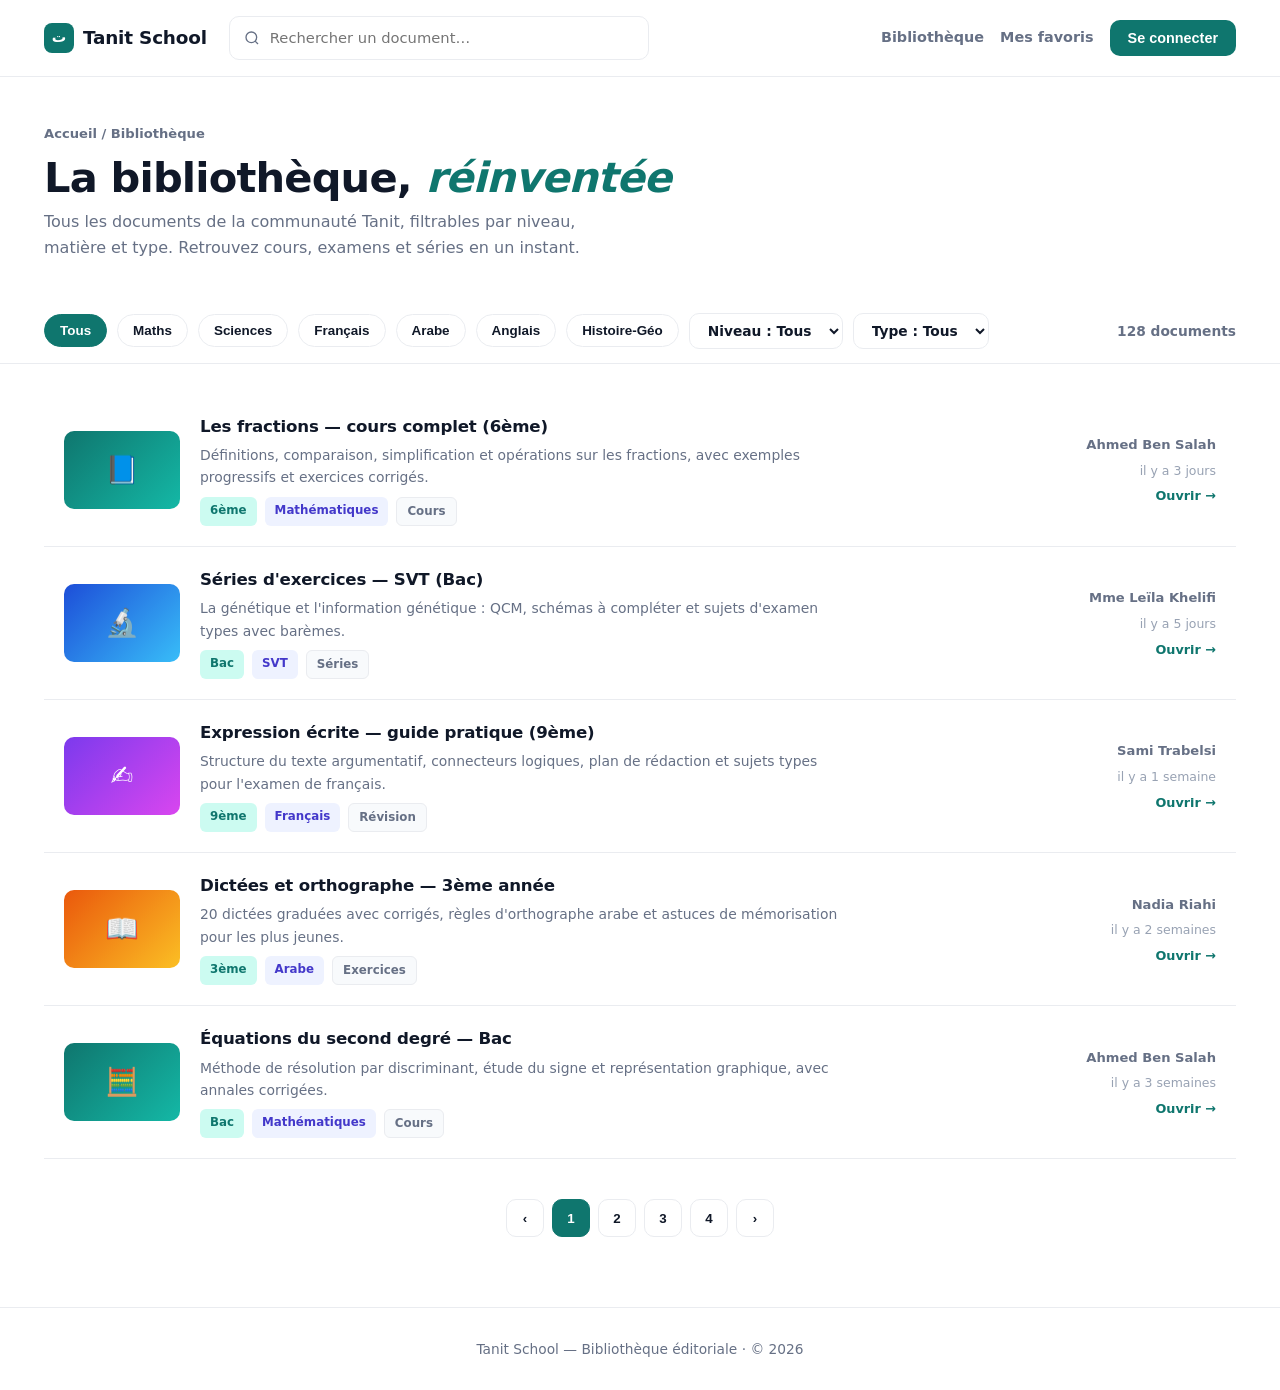
<file: new designs/concept-3-library-editorial.html>
<!DOCTYPE html>
<html lang="fr">
<head>
<meta charset="UTF-8" />
<meta name="viewport" content="width=device-width, initial-scale=1.0" />
<title>Concept 3 — Bibliothèque « Éditorial » · Tanit School</title>
<style>
  :root {
    --ink: #101828;
    --muted: #667085;
    --line: #eaecf0;
    --accent: #0f766e;
    --accent-soft: #ccfbf1;
    --warm: #f8fafc;
    --paper: #ffffff;
    --font: "Segoe UI", "Tahoma", system-ui, sans-serif;
  }
  * { box-sizing: border-box; margin: 0; padding: 0; }
  body { font-family: var(--font); background: var(--paper); color: var(--ink); line-height: 1.6; }
  a { text-decoration: none; color: inherit; }
  img { max-width: 100%; display: block; }

  /* ---------- TOP BAR ---------- */
  .topbar { border-bottom: 1px solid var(--line); background: var(--paper); }
  .topbar-inner { max-width: 1240px; margin: 0 auto; display: flex; align-items: center; gap: 22px; padding: 16px 24px; }
  .logo { font-weight: 900; font-size: 1.15rem; letter-spacing: -.01em; display: flex; align-items: center; gap: 9px; }
  .logo .mark { width: 30px; height: 30px; border-radius: 8px; background: var(--accent); color: #fff; display: grid; place-items: center; font-size: .9rem; }
  .top-search { flex: 1; max-width: 420px; display: flex; align-items: center; gap: 10px; border: 1px solid var(--line); border-radius: 10px; padding: 9px 14px; }
  .top-search input { border: none; outline: none; flex: 1; font: inherit; font-size: .92rem; }
  .top-search svg { color: var(--muted); flex-shrink: 0; }
  .top-right { margin-left: auto; display: flex; align-items: center; gap: 16px; }
  .top-right a { font-weight: 600; font-size: .9rem; color: var(--muted); }
  .btn { display: inline-flex; align-items: center; gap: 7px; padding: 10px 18px; border-radius: 10px; border: none; cursor: pointer; font-weight: 700; font-size: .9rem; background: var(--accent); color: #fff; }
  .btn:hover { filter: brightness(1.08); }

  /* ---------- PAGE HEAD ---------- */
  .head { max-width: 1240px; margin: 0 auto; padding: 46px 24px 8px; }
  .head .crumb { font-size: .82rem; color: var(--muted); font-weight: 600; margin-bottom: 10px; }
  .head h1 { font-size: clamp(1.9rem, 4vw, 2.6rem); letter-spacing: -.02em; line-height: 1.15; }
  .head h1 em { font-style: italic; color: var(--accent); }
  .head p { color: var(--muted); margin-top: 8px; max-width: 560px; }

  /* ---------- FILTER BAR ---------- */
  .filter-wrap { position: sticky; top: 0; z-index: 20; background: rgba(255,255,255,.92); backdrop-filter: blur(8px); border-bottom: 1px solid var(--line); margin-top: 30px; }
  .filter-bar { max-width: 1240px; margin: 0 auto; padding: 14px 24px; display: flex; gap: 10px; align-items: center; flex-wrap: wrap; }
  .chip-btn {
    padding: 8px 15px; border-radius: 999px; border: 1px solid var(--line); background: var(--paper);
    font-size: .84rem; font-weight: 600; color: var(--ink); cursor: pointer; transition: all .15s;
  }
  .chip-btn:hover { border-color: var(--accent); color: var(--accent); }
  .chip-btn.active { background: var(--accent); border-color: var(--accent); color: #fff; }
  .select {
    padding: 8px 14px; border-radius: 10px; border: 1px solid var(--line); background: var(--paper);
    font: inherit; font-size: .86rem; font-weight: 600; color: var(--ink); cursor: pointer;
  }
  .spacer { flex: 1; }
  .count { font-size: .86rem; color: var(--muted); font-weight: 600; }

  /* ---------- RESULTS ---------- */
  main { max-width: 1240px; margin: 0 auto; padding: 30px 24px 70px; }
  .doc-row { display: flex; gap: 20px; padding: 20px; border-bottom: 1px solid var(--line); align-items: center; }
  .doc-row:hover { background: var(--warm); }
  .doc-thumb { width: 116px; height: 78px; border-radius: 10px; flex-shrink: 0; display: grid; place-items: center; font-size: 1.7rem; color: #fff; }
  .dt1 { background: linear-gradient(135deg, #0f766e, #14b8a6); } .dt2 { background: linear-gradient(135deg, #1d4ed8, #38bdf8); }
  .dt3 { background: linear-gradient(135deg, #7c3aed, #d946ef); } .dt4 { background: linear-gradient(135deg, #ea580c, #fbbf24); }
  .doc-main { flex: 1; min-width: 0; }
  .doc-main h3 { font-size: 1.04rem; letter-spacing: -.01em; margin-bottom: 4px; }
  .doc-main .desc { color: var(--muted); font-size: .87rem; max-width: 640px; }
  .doc-meta { display: flex; gap: 8px; flex-wrap: wrap; margin-top: 8px; }
  .doc-meta .chip { font-size: .74rem; font-weight: 700; padding: 4px 10px; border-radius: 6px; }
  .chip.level { background: var(--accent-soft); color: var(--accent); }
  .chip.subject { background: #eef2ff; color: #4338ca; }
  .chip.type { background: var(--warm); color: var(--muted); border: 1px solid var(--line); }
  .doc-side { text-align: right; flex-shrink: 0; }
  .doc-side .author { font-size: .82rem; color: var(--muted); font-weight: 600; }
  .doc-side .date { font-size: .78rem; color: #98a2b3; }
  .doc-side .open { margin-top: 8px; font-size: .8rem; font-weight: 700; color: var(--accent); }

  /* ---------- PAGINATION ---------- */
  .pager { display: flex; justify-content: center; gap: 8px; margin-top: 40px; }
  .pager button { width: 38px; height: 38px; border-radius: 10px; border: 1px solid var(--line); background: var(--paper); font-weight: 700; cursor: pointer; color: var(--ink); }
  .pager button.active { background: var(--accent); border-color: var(--accent); color: #fff; }
  .pager button:hover:not(.active) { border-color: var(--accent); color: var(--accent); }

  footer { border-top: 1px solid var(--line); padding: 30px 24px; text-align: center; color: var(--muted); font-size: .86rem; }

  @media (max-width: 820px) {
    .top-search { display: none; }
    .doc-row { flex-wrap: wrap; }
    .doc-side { text-align: left; width: 100%; display: flex; align-items: center; justify-content: space-between; }
  }
</style>
</head>
<body>
  <div class="topbar">
    <div class="topbar-inner">
      <a class="logo" href="#"><span class="mark">ت</span>Tanit School</a>
      <div class="top-search">
        <svg width="16" height="16" viewBox="0 0 24 24" fill="none" stroke="currentColor" stroke-width="2"><circle cx="11" cy="11" r="8"/><path d="m21 21-4.35-4.35"/></svg>
        <input type="text" placeholder="Rechercher un document…" />
      </div>
      <div class="top-right">
        <a href="#">Bibliothèque</a>
        <a href="#">Mes favoris</a>
        <button class="btn">Se connecter</button>
      </div>
    </div>
  </div>

  <div class="head">
    <div class="crumb">Accueil / Bibliothèque</div>
    <h1>La bibliothèque, <em>réinventée</em></h1>
    <p>Tous les documents de la communauté Tanit, filtrables par niveau, matière et type. Retrouvez cours, examens et séries en un instant.</p>
  </div>

  <div class="filter-wrap">
    <div class="filter-bar">
      <button class="chip-btn active">Tous</button>
      <button class="chip-btn">Maths</button>
      <button class="chip-btn">Sciences</button>
      <button class="chip-btn">Français</button>
      <button class="chip-btn">Arabe</button>
      <button class="chip-btn">Anglais</button>
      <button class="chip-btn">Histoire-Géo</button>
      <select class="select">
        <option>Niveau : Tous</option><option>Primaire</option><option>Collège</option><option>Lycée</option>
      </select>
      <select class="select">
        <option>Type : Tous</option><option>Cours</option><option>Examens</option><option>Séries</option><option>Résumés</option>
      </select>
      <span class="spacer"></span>
      <span class="count">128 documents</span>
    </div>
  </div>

  <main>
    <div class="doc-row">
      <div class="doc-thumb dt1">📘</div>
      <div class="doc-main">
        <h3>Les fractions — cours complet (6ème)</h3>
        <p class="desc">Définitions, comparaison, simplification et opérations sur les fractions, avec exemples progressifs et exercices corrigés.</p>
        <div class="doc-meta"><span class="chip level">6ème</span><span class="chip subject">Mathématiques</span><span class="chip type">Cours</span></div>
      </div>
      <div class="doc-side"><span class="author">Ahmed Ben Salah</span><br /><span class="date">il y a 3 jours</span><br /><span class="open">Ouvrir →</span></div>
    </div>
    <div class="doc-row">
      <div class="doc-thumb dt2">🔬</div>
      <div class="doc-main">
        <h3>Séries d'exercices — SVT (Bac)</h3>
        <p class="desc">La génétique et l'information génétique : QCM, schémas à compléter et sujets d'examen types avec barèmes.</p>
        <div class="doc-meta"><span class="chip level">Bac</span><span class="chip subject">SVT</span><span class="chip type">Séries</span></div>
      </div>
      <div class="doc-side"><span class="author">Mme Leïla Khelifi</span><br /><span class="date">il y a 5 jours</span><br /><span class="open">Ouvrir →</span></div>
    </div>
    <div class="doc-row">
      <div class="doc-thumb dt3">✍️</div>
      <div class="doc-main">
        <h3>Expression écrite — guide pratique (9ème)</h3>
        <p class="desc">Structure du texte argumentatif, connecteurs logiques, plan de rédaction et sujets types pour l'examen de français.</p>
        <div class="doc-meta"><span class="chip level">9ème</span><span class="chip subject">Français</span><span class="chip type">Révision</span></div>
      </div>
      <div class="doc-side"><span class="author">Sami Trabelsi</span><br /><span class="date">il y a 1 semaine</span><br /><span class="open">Ouvrir →</span></div>
    </div>
    <div class="doc-row">
      <div class="doc-thumb dt4">📖</div>
      <div class="doc-main">
        <h3>Dictées et orthographe — 3ème année</h3>
        <p class="desc">20 dictées graduées avec corrigés, règles d'orthographe arabe et astuces de mémorisation pour les plus jeunes.</p>
        <div class="doc-meta"><span class="chip level">3ème</span><span class="chip subject">Arabe</span><span class="chip type">Exercices</span></div>
      </div>
      <div class="doc-side"><span class="author">Nadia Riahi</span><br /><span class="date">il y a 2 semaines</span><br /><span class="open">Ouvrir →</span></div>
    </div>
    <div class="doc-row">
      <div class="doc-thumb dt1">🧮</div>
      <div class="doc-main">
        <h3>Équations du second degré — Bac</h3>
        <p class="desc">Méthode de résolution par discriminant, étude du signe et représentation graphique, avec annales corrigées.</p>
        <div class="doc-meta"><span class="chip level">Bac</span><span class="chip subject">Mathématiques</span><span class="chip type">Cours</span></div>
      </div>
      <div class="doc-side"><span class="author">Ahmed Ben Salah</span><br /><span class="date">il y a 3 semaines</span><br /><span class="open">Ouvrir →</span></div>
    </div>

    <div class="pager">
      <button>‹</button><button class="active">1</button><button>2</button><button>3</button><button>4</button><button>›</button>
    </div>
  </main>

  <footer>Tanit School — Bibliothèque éditoriale · © 2026</footer>
</body>
</html>
</file>
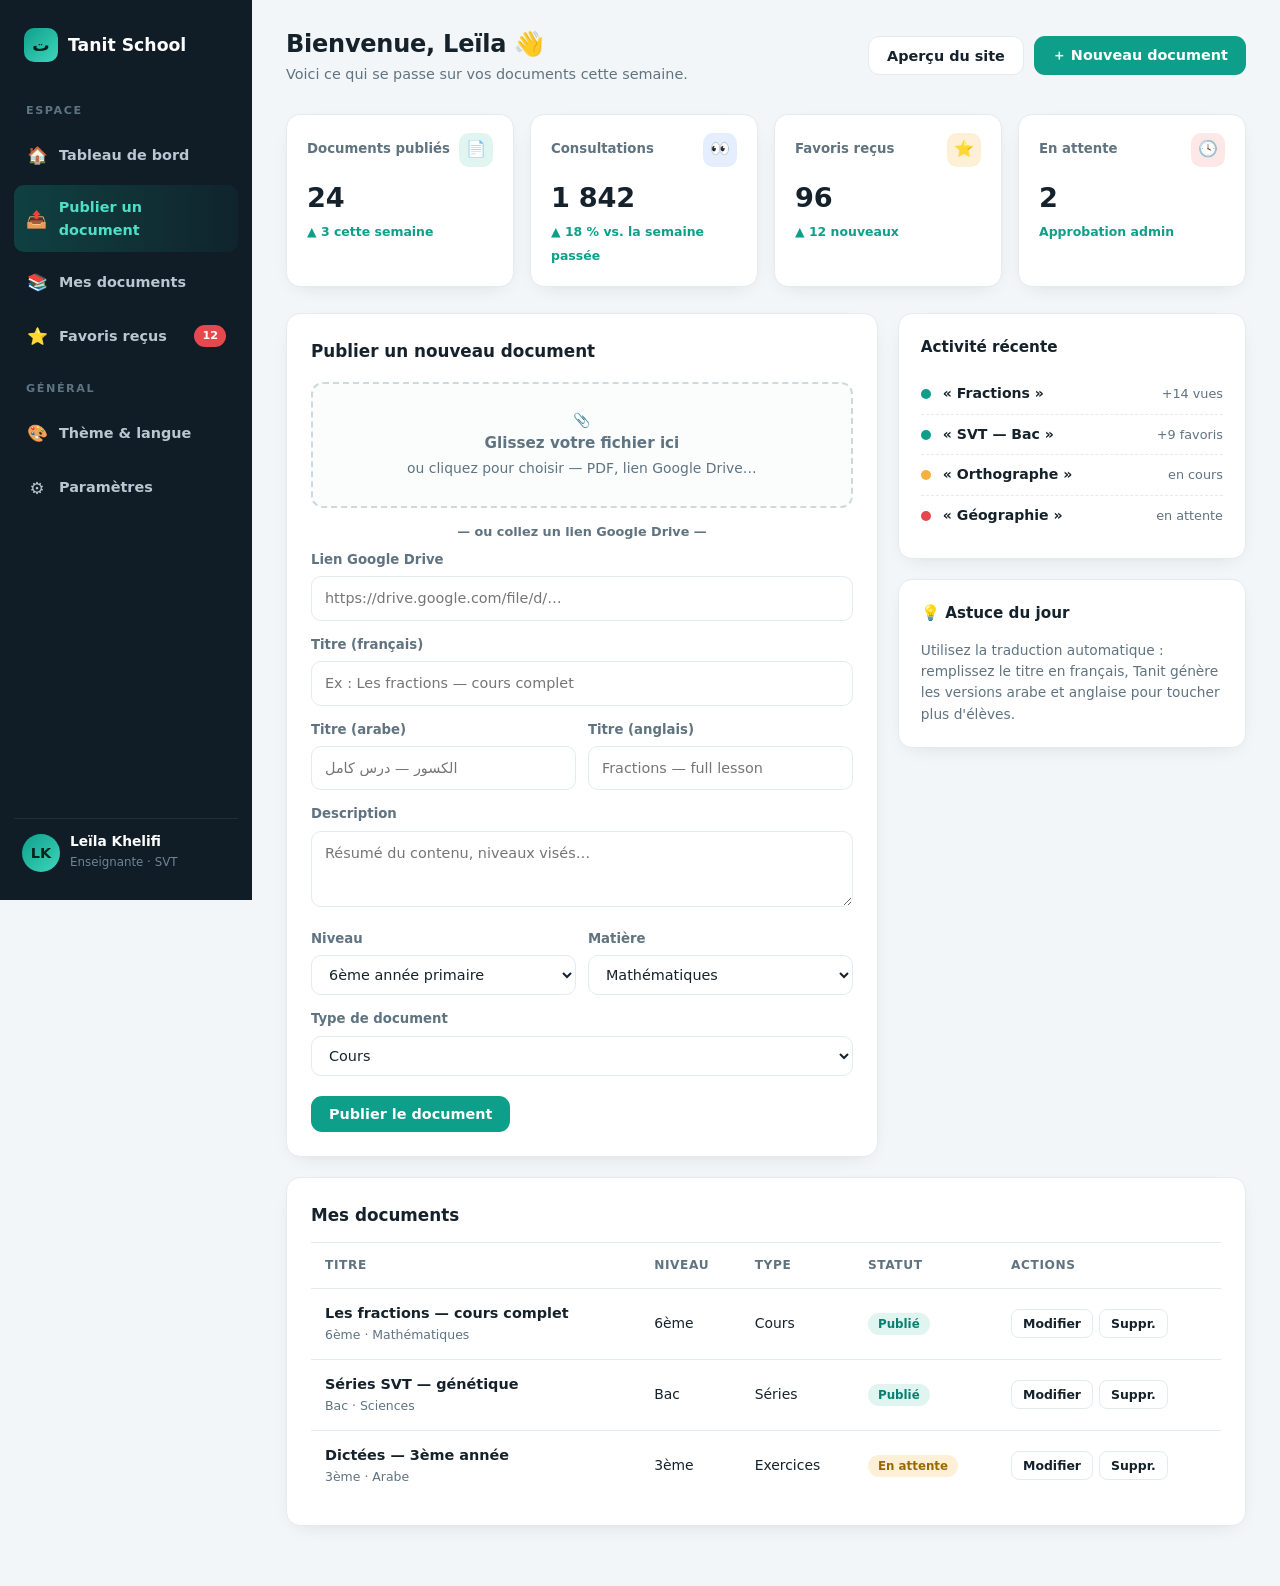
<file: new designs/concept-4-teacher-studio.html>
<!DOCTYPE html>
<html lang="fr">
<head>
<meta charset="UTF-8" />
<meta name="viewport" content="width=device-width, initial-scale=1.0" />
<title>Concept 4 — Espace enseignant « Studio » · Tanit School</title>
<style>
  :root {
    --bg: #f3f6f8;
    --panel: #ffffff;
    --line: #e4eaee;
    --ink: #15222b;
    --muted: #5f7381;
    --brand: #0e9f8a;
    --brand-dark: #0b7f6f;
    --brand-soft: #e0f5f0;
    --amber: #f5b13d;
    --rose: #e5484d;
    --radius: 14px;
    --shadow: 0 6px 22px -12px rgba(21, 34, 43, 0.2);
    --font: "Segoe UI", "Tahoma", system-ui, sans-serif;
  }
  * { box-sizing: border-box; margin: 0; padding: 0; }
  body { font-family: var(--font); background: var(--bg); color: var(--ink); line-height: 1.55; }
  a { text-decoration: none; color: inherit; }
  button { font-family: inherit; }

  .layout { display: grid; grid-template-columns: 252px 1fr; min-height: 100vh; }

  /* ---------- SIDEBAR ---------- */
  .sidebar {
    background: #101c26; color: #c7d3dc; padding: 22px 14px; display: flex; flex-direction: column; gap: 6px;
    position: sticky; top: 0; height: 100vh;
  }
  .sidebar .brand { display: flex; align-items: center; gap: 10px; padding: 6px 10px 20px; color: #fff; font-weight: 800; font-size: 1.08rem; }
  .sidebar .mark { width: 34px; height: 34px; border-radius: 10px; background: linear-gradient(135deg, var(--brand), #3fd6bd); display: grid; place-items: center; font-weight: 900; color: #04231d; }
  .side-label { font-size: .7rem; font-weight: 700; letter-spacing: .14em; text-transform: uppercase; color: #5d7483; padding: 14px 12px 6px; }
  .side-link { display: flex; align-items: center; gap: 11px; padding: 11px 12px; border-radius: 10px; font-weight: 600; font-size: .9rem; color: #b9c7d1; cursor: pointer; }
  .side-link:hover { background: rgba(255,255,255,.05); color: #fff; }
  .side-link.active { background: linear-gradient(90deg, rgba(14,159,138,.28), rgba(14,159,138,.06)); color: #4de0c6; }
  .side-link .ico { font-size: 1.05rem; width: 22px; text-align: center; }
  .side-link .badge { margin-left: auto; background: var(--rose); color: #fff; font-size: .7rem; font-weight: 700; padding: 2px 8px; border-radius: 999px; }
  .side-foot { margin-top: auto; border-top: 1px solid rgba(255,255,255,.08); padding: 14px 8px 4px; }
  .profile-pill { display: flex; align-items: center; gap: 10px; }
  .avatar { width: 38px; height: 38px; border-radius: 50%; background: linear-gradient(135deg, var(--brand), #3fd6bd); display: grid; place-items: center; color: #04231d; font-weight: 800; font-size: .9rem; flex-shrink: 0; }
  .profile-pill b { display: block; color: #fff; font-size: .86rem; line-height: 1.2; }
  .profile-pill span { font-size: .74rem; color: #6f8594; }

  /* ---------- MAIN ---------- */
  .main { padding: 26px 34px 60px; max-width: 1200px; }
  .topbar { display: flex; align-items: center; gap: 16px; margin-bottom: 28px; }
  .topbar h1 { font-size: 1.5rem; letter-spacing: -.01em; }
  .topbar .sub { color: var(--muted); font-size: .9rem; }
  .topbar .actions { margin-left: auto; display: flex; gap: 10px; }
  .btn { display: inline-flex; align-items: center; gap: 8px; padding: 10px 18px; border-radius: 11px; border: none; cursor: pointer; font-weight: 700; font-size: .9rem; }
  .btn-brand { background: var(--brand); color: #fff; }
  .btn-brand:hover { background: var(--brand-dark); }
  .btn-outline { background: #fff; color: var(--ink); border: 1px solid var(--line); }
  .btn-outline:hover { border-color: var(--brand); color: var(--brand); }

  /* ---------- STATS ---------- */
  .stats { display: grid; grid-template-columns: repeat(auto-fit, minmax(180px, 1fr)); gap: 16px; margin-bottom: 26px; }
  .stat { background: var(--panel); border: 1px solid var(--line); border-radius: var(--radius); padding: 18px 20px; box-shadow: var(--shadow); }
  .stat .top { display: flex; justify-content: space-between; align-items: center; color: var(--muted); font-size: .83rem; font-weight: 600; }
  .stat .top .s-ico { width: 34px; height: 34px; border-radius: 10px; display: grid; place-items: center; font-size: 1rem; }
  .s-teal { background: var(--brand-soft); } .s-blue { background: #e4eefe; } .s-amber { background: #fdf0d7; } .s-rose { background: #fde7e7; }
  .stat b { display: block; font-size: 1.7rem; margin-top: 10px; letter-spacing: -.01em; }
  .stat .trend { font-size: .78rem; font-weight: 700; color: var(--brand); }

  /* ---------- GRID: FORM + SIDE ---------- */
  .grid-2 { display: grid; grid-template-columns: 1.7fr 1fr; gap: 20px; align-items: start; }
  .card { background: var(--panel); border: 1px solid var(--line); border-radius: var(--radius); padding: 24px; box-shadow: var(--shadow); }
  .card h2 { font-size: 1.05rem; margin-bottom: 18px; }
  .field { margin-bottom: 14px; }
  .field label { display: block; font-weight: 600; font-size: .83rem; color: var(--muted); margin-bottom: 6px; }
  .input, select, textarea { width: 100%; padding: 10px 13px; border: 1.5px solid var(--line); border-radius: 10px; font: inherit; font-size: .9rem; background: #fff; color: var(--ink); }
  .input:focus, select:focus, textarea:focus { outline: none; border-color: var(--brand); box-shadow: 0 0 0 3px var(--brand-soft); }
  textarea { min-height: 76px; resize: vertical; }
  .row2 { display: grid; grid-template-columns: 1fr 1fr; gap: 12px; }
  .drag-drop {
    border: 2px dashed #cdd9df; border-radius: 12px; padding: 26px; text-align: center; color: var(--muted);
    font-size: .87rem; cursor: pointer; transition: border-color .15s; background: #fbfdfd;
  }
  .drag-drop:hover { border-color: var(--brand); color: var(--brand); }
  .drag-drop b { display: block; font-size: .95rem; margin-bottom: 3px; }

  .side-card { background: var(--panel); border: 1px solid var(--line); border-radius: var(--radius); padding: 22px; box-shadow: var(--shadow); }
  .side-card h2 { font-size: .95rem; margin-bottom: 14px; }
  .status-item { display: flex; align-items: center; gap: 12px; padding: 9px 0; border-bottom: 1px dashed var(--line); font-size: .88rem; }
  .status-item:last-child { border-bottom: none; }
  .dot { width: 10px; height: 10px; border-radius: 50%; flex-shrink: 0; }
  .dot.g { background: var(--brand); } .dot.a { background: var(--amber); } .dot.r { background: var(--rose); }
  .status-item b { margin-right: auto; }
  .status-item span { color: var(--muted); font-size: .8rem; }

  /* ---------- TABLE ---------- */
  .table-card { margin-top: 20px; }
  .table-card h2 { margin-bottom: 0; }
  .table-wrap { overflow-x: auto; }
  table { width: 100%; border-collapse: collapse; min-width: 640px; }
  th, td { text-align: left; padding: 13px 14px; border-top: 1px solid var(--line); font-size: .87rem; }
  th { color: var(--muted); font-weight: 700; font-size: .76rem; text-transform: uppercase; letter-spacing: .05em; }
  tr:hover td { background: #f8fbfa; }
  .row-title b { display: block; font-size: .9rem; }
  .row-title span { color: var(--muted); font-size: .78rem; }
  .status-pill { font-size: .74rem; font-weight: 700; padding: 4px 10px; border-radius: 999px; }
  .status-pill.ok { background: var(--brand-soft); color: var(--brand-dark); }
  .status-pill.wait { background: #fdf0d7; color: #9a6a00; }
  .row-act { display: flex; gap: 6px; }
  .mini-btn { padding: 6px 11px; border-radius: 8px; border: 1px solid var(--line); background: #fff; font-size: .78rem; font-weight: 700; cursor: pointer; color: var(--ink); }
  .mini-btn:hover { border-color: var(--brand); color: var(--brand); }
  .mini-btn.danger:hover { border-color: var(--rose); color: var(--rose); }

  @media (max-width: 980px) {
    .layout { grid-template-columns: 1fr; }
    .sidebar { position: static; height: auto; flex-direction: row; align-items: center; overflow-x: auto; padding: 12px 16px; }
    .sidebar .brand { padding: 0 16px 0 0; }
    .side-label, .side-foot, .side-link .badge { display: none; }
    .side-link { white-space: nowrap; }
    .grid-2 { grid-template-columns: 1fr; }
    .main { padding: 20px 16px 50px; }
  }
</style>
</head>
<body>
<div class="layout">
  <aside class="sidebar">
    <a class="brand" href="#"><span class="mark">ت</span>Tanit School</a>
    <div class="side-label">Espace</div>
    <a class="side-link" href="#"><span class="ico">🏠</span>Tableau de bord</a>
    <a class="side-link active" href="#"><span class="ico">📤</span>Publier un document</a>
    <a class="side-link" href="#"><span class="ico">📚</span>Mes documents</a>
    <a class="side-link" href="#"><span class="ico">⭐</span>Favoris reçus <span class="badge">12</span></a>
    <div class="side-label">Général</div>
    <a class="side-link" href="#"><span class="ico">🎨</span>Thème & langue</a>
    <a class="side-link" href="#"><span class="ico">⚙️</span>Paramètres</a>
    <div class="side-foot">
      <div class="profile-pill">
        <div class="avatar">LK</div>
        <div><b>Leïla Khelifi</b><span>Enseignante · SVT</span></div>
      </div>
    </div>
  </aside>

  <div class="main">
    <div class="topbar">
      <div>
        <h1>Bienvenue, Leïla 👋</h1>
        <div class="sub">Voici ce qui se passe sur vos documents cette semaine.</div>
      </div>
      <div class="actions">
        <button class="btn btn-outline">Aperçu du site</button>
        <button class="btn btn-brand">＋ Nouveau document</button>
      </div>
    </div>

    <div class="stats">
      <div class="stat">
        <div class="top">Documents publiés <span class="s-ico s-teal">📄</span></div>
        <b>24</b><span class="trend">▲ 3 cette semaine</span>
      </div>
      <div class="stat">
        <div class="top">Consultations <span class="s-ico s-blue">👀</span></div>
        <b>1 842</b><span class="trend">▲ 18 % vs. la semaine passée</span>
      </div>
      <div class="stat">
        <div class="top">Favoris reçus <span class="s-ico s-amber">⭐</span></div>
        <b>96</b><span class="trend">▲ 12 nouveaux</span>
      </div>
      <div class="stat">
        <div class="top">En attente <span class="s-ico s-rose">🕓</span></div>
        <b>2</b><span class="trend">Approbation admin</span>
      </div>
    </div>

    <div class="grid-2">
      <div class="card">
        <h2>Publier un nouveau document</h2>
        <div class="drag-drop">📎 <b>Glissez votre fichier ici</b>ou cliquez pour choisir — PDF, lien Google Drive…</div>
        <div style="margin:14px 0 4px;text-align:center;color:var(--muted);font-size:.8rem;font-weight:600">— ou collez un lien Google Drive —</div>
        <div class="field" style="margin-top:8px">
          <label>Lien Google Drive</label>
          <input class="input" type="url" placeholder="https://drive.google.com/file/d/…" />
        </div>
        <div class="field"><label>Titre (français)</label><input class="input" placeholder="Ex : Les fractions — cours complet" /></div>
        <div class="row2">
          <div class="field"><label>Titre (arabe)</label><input class="input" placeholder="الكسور — درس كامل" /></div>
          <div class="field"><label>Titre (anglais)</label><input class="input" placeholder="Fractions — full lesson" /></div>
        </div>
        <div class="field"><label>Description</label><textarea class="input" placeholder="Résumé du contenu, niveaux visés…"></textarea></div>
        <div class="row2">
          <div class="field"><label>Niveau</label><select class="input"><option>6ème année primaire</option><option>9ème année de base</option><option>1ère année secondaire</option><option>Baccalauréat</option></select></div>
          <div class="field"><label>Matière</label><select class="input"><option>Mathématiques</option><option>SVT</option><option>Physique</option><option>Français</option></select></div>
        </div>
        <div class="field"><label>Type de document</label>
          <select class="input"><option>Cours</option><option>Série d'exercices</option><option>Examen</option><option>Manuel officiel</option></select>
        </div>
        <button class="btn btn-brand" style="margin-top:6px">Publier le document</button>
      </div>

      <div>
        <div class="side-card" style="margin-bottom:20px">
          <h2>Activité récente</h2>
          <div class="status-item"><span class="dot g"></span><b>« Fractions »</b><span>+14 vues</span></div>
          <div class="status-item"><span class="dot g"></span><b>« SVT — Bac »</b><span>+9 favoris</span></div>
          <div class="status-item"><span class="dot a"></span><b>« Orthographe »</b><span>en cours</span></div>
          <div class="status-item"><span class="dot r"></span><b>« Géographie »</b><span>en attente</span></div>
        </div>
        <div class="side-card">
          <h2>💡 Astuce du jour</h2>
          <p style="font-size:.86rem;color:var(--muted)">Utilisez la traduction automatique : remplissez le titre en français, Tanit génère les versions arabe et anglaise pour toucher plus d'élèves.</p>
        </div>
      </div>
    </div>

    <div class="card table-card">
      <h2 style="margin-bottom:14px">Mes documents</h2>
      <div class="table-wrap">
        <table>
          <thead><tr><th>Titre</th><th>Niveau</th><th>Type</th><th>Statut</th><th>Actions</th></tr></thead>
          <tbody>
            <tr>
              <td class="row-title"><b>Les fractions — cours complet</b><span>6ème · Mathématiques</span></td>
              <td>6ème</td><td>Cours</td>
              <td><span class="status-pill ok">Publié</span></td>
              <td><div class="row-act"><button class="mini-btn">Modifier</button><button class="mini-btn danger">Suppr.</button></div></td>
            </tr>
            <tr>
              <td class="row-title"><b>Séries SVT — génétique</b><span>Bac · Sciences</span></td>
              <td>Bac</td><td>Séries</td>
              <td><span class="status-pill ok">Publié</span></td>
              <td><div class="row-act"><button class="mini-btn">Modifier</button><button class="mini-btn danger">Suppr.</button></div></td>
            </tr>
            <tr>
              <td class="row-title"><b>Dictées — 3ème année</b><span>3ème · Arabe</span></td>
              <td>3ème</td><td>Exercices</td>
              <td><span class="status-pill wait">En attente</span></td>
              <td><div class="row-act"><button class="mini-btn">Modifier</button><button class="mini-btn danger">Suppr.</button></div></td>
            </tr>
          </tbody>
        </table>
      </div>
    </div>
  </div>
</div>
</body>
</html>
</file>
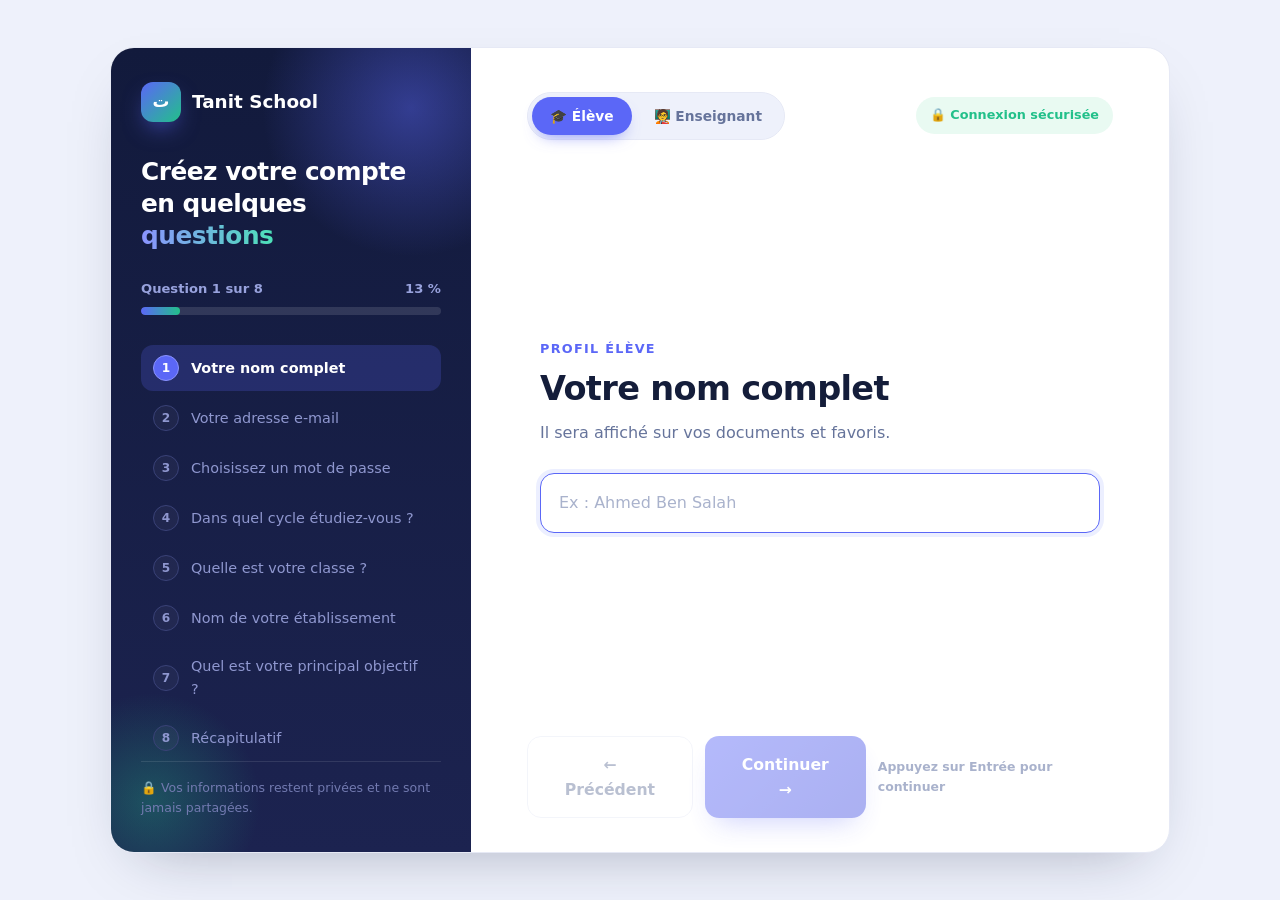
<file: new front/inscription-desktop.html>
<!DOCTYPE html>
<html lang="fr">
<head>
<meta charset="UTF-8" />
<meta name="viewport" content="width=device-width, initial-scale=1.0" />
<title>Inscription · Desktop — Tanit School</title>
<style>
  :root {
    --bg: #eef1fb;
    --panel: #ffffff;
    --ink: #141d3a;
    --muted: #66749b;
    --brand: #5b67f7;
    --brand-dark: #4652e2;
    --brand-soft: #ecefff;
    --mint: #22c08a;
    --rose: #f45b7a;
    --line: #e6e9f5;
    --radius: 18px;
    --shadow: 0 24px 60px -30px rgba(20, 29, 58, .35);
    --font: "Segoe UI", "Tahoma", system-ui, sans-serif;
  }
  * { box-sizing: border-box; margin: 0; padding: 0; }
  body { font-family: var(--font); background: var(--bg); color: var(--ink); line-height: 1.6; min-height: 100vh; display: grid; place-items: center; padding: 30px 20px; }

  .shell { display: grid; grid-template-columns: 360px 1fr; max-width: 1060px; width: 100%; background: var(--panel); border-radius: 24px; box-shadow: var(--shadow); overflow: hidden; border: 1px solid var(--line); }

  /* ============ LEFT ============ */
  .left { background: linear-gradient(180deg, #121a3c 0%, #1c2350 100%); color: #cfd6f5; padding: 34px 30px; display: flex; flex-direction: column; position: relative; overflow: hidden; }
  .left::before { content: ""; position: absolute; width: 300px; height: 300px; border-radius: 50%; background: radial-gradient(circle, rgba(91,103,247,.45), transparent 70%); top: -90px; right: -90px; }
  .left::after { content: ""; position: absolute; width: 220px; height: 220px; border-radius: 50%; background: radial-gradient(circle, rgba(34,192,138,.3), transparent 70%); bottom: -60px; left: -70px; }
  .left > * { position: relative; z-index: 1; }

  .logo { display: flex; align-items: center; gap: 11px; font-weight: 900; font-size: 1.15rem; color: #fff; text-decoration: none; }
  .logo-badge { width: 40px; height: 40px; border-radius: 12px; background: linear-gradient(135deg, var(--brand), var(--mint)); display: grid; place-items: center; font-size: 1.05rem; box-shadow: 0 10px 24px -8px rgba(91,103,247,.8); }
  .left h1 { color: #fff; font-size: 1.55rem; margin-top: 34px; letter-spacing: -.02em; line-height: 1.3; }
  .left h1 span { background: linear-gradient(90deg, #8b93ff, #4de0b8); -webkit-background-clip: text; background-clip: text; color: transparent; }

  .progress-label { display: flex; justify-content: space-between; font-size: .82rem; font-weight: 700; color: #98a2dd; margin: 26px 0 8px; }
  .progress-track { height: 8px; background: rgba(255,255,255,.12); border-radius: 999px; overflow: hidden; }
  .progress-fill { height: 100%; width: 0%; border-radius: 999px; background: linear-gradient(90deg, var(--brand), var(--mint)); transition: width .35s ease; }

  .steps { margin-top: 30px; display: flex; flex-direction: column; gap: 4px; }
  .step-item { display: flex; align-items: center; gap: 12px; padding: 10px 12px; border-radius: 12px; font-size: .9rem; color: #8f97cf; cursor: default; transition: all .15s; }
  .step-item .num { width: 26px; height: 26px; border-radius: 50%; border: 1.5px solid #3a4278; display: grid; place-items: center; font-size: .76rem; font-weight: 800; flex-shrink: 0; background: rgba(255,255,255,.04); }
  .step-item .dot { width: 26px; height: 26px; border-radius: 50%; display: grid; place-items: center; font-size: .8rem; flex-shrink: 0; color: #fff; }
  .step-item.current { background: rgba(91,103,247,.22); color: #fff; font-weight: 700; }
  .step-item.current .num { border-color: #8b93ff; background: var(--brand); color: #fff; }
  .step-item.done .num { border-color: transparent; background: var(--mint); color: #fff; }
  .step-item.done { color: #a9b0dd; }

  .left-foot { margin-top: auto; font-size: .78rem; color: #727ab0; border-top: 1px solid rgba(255,255,255,.1); padding-top: 16px; }

  /* ============ RIGHT ============ */
  .right { padding: 44px 56px 34px; display: flex; flex-direction: column; min-width: 0; }
  .right-top { display: flex; align-items: center; justify-content: space-between; margin-bottom: 40px; }
  .role-pill { display: inline-flex; gap: 4px; padding: 4px; border-radius: 999px; background: var(--bg); border: 1px solid var(--line); }
  .role-pill button { border: none; background: transparent; padding: 8px 18px; border-radius: 999px; font: inherit; font-weight: 700; font-size: .86rem; color: var(--muted); cursor: pointer; transition: all .15s; }
  .role-pill button.active { background: var(--brand); color: #fff; box-shadow: 0 8px 16px -8px rgba(91,103,247,.7); }
  .role-pill button.active.tea { background: var(--mint); }
  .secure-tag { display: inline-flex; align-items: center; gap: 7px; font-size: .8rem; font-weight: 700; color: var(--mint); background: #e9faf2; padding: 8px 14px; border-radius: 999px; }

  .content { flex: 1; display: flex; flex-direction: column; justify-content: center; max-width: 560px; width: 100%; margin: 0 auto; }
  .q-label { font-size: .8rem; font-weight: 800; letter-spacing: .1em; text-transform: uppercase; color: var(--brand); margin-bottom: 10px; }
  .q-title { font-size: clamp(1.6rem, 3vw, 2.1rem); font-weight: 800; letter-spacing: -.02em; line-height: 1.2; margin-bottom: 10px; }
  .q-hint { color: var(--muted); margin-bottom: 28px; }

  .opt-grid { display: grid; gap: 12px; }
  .opt { display: flex; align-items: center; gap: 14px; padding: 17px 20px; border: 2px solid var(--line); border-radius: 14px; cursor: pointer; transition: all .15s; font-weight: 600; background: #fff; }
  .opt:hover { border-color: #c9cfff; }
  .opt .radio { width: 24px; height: 24px; border-radius: 50%; border: 2px solid #c9d0e6; display: grid; place-items: center; font-size: .74rem; color: transparent; font-weight: 900; flex-shrink: 0; transition: all .15s; }
  .opt.selected { border-color: var(--brand); background: var(--brand-soft); }
  .opt.selected .radio { background: var(--brand); border-color: var(--brand); color: #fff; }

  .role-cards { display: grid; grid-template-columns: 1fr 1fr; gap: 18px; }
  .role { padding: 34px 22px; border: 2px solid var(--line); border-radius: 18px; text-align: center; cursor: pointer; transition: all .15s; background: #fff; }
  .role:hover { transform: translateY(-3px); border-color: #c9cfff; box-shadow: 0 16px 30px -20px rgba(20,29,58,.35); }
  .role .emoji { font-size: 3rem; }
  .role b { display: block; margin-top: 14px; font-size: 1.15rem; }
  .role span { font-size: .85rem; color: var(--muted); }
  .role.stu.selected { border-color: var(--brand); background: var(--brand-soft); }
  .role.tea.selected { border-color: var(--mint); background: #e9faf2; }

  .chips { display: flex; flex-wrap: wrap; gap: 10px; }
  .chip { padding: 13px 20px; border-radius: 999px; border: 2px solid var(--line); background: #fff; font-weight: 700; font-size: .92rem; cursor: pointer; transition: all .12s; }
  .chip:hover { border-color: #c9cfff; }
  .chip.selected { border-color: var(--mint); background: #e9faf2; color: #0f7a55; }

  .input { width: 100%; padding: 16px 18px; border: 1.5px solid var(--line); border-radius: 14px; font: inherit; font-size: 1rem; background: #fff; color: var(--ink); outline: none; transition: all .15s; }
  .input:focus { border-color: var(--brand); box-shadow: 0 0 0 4px var(--brand-soft); }
  .input::placeholder { color: #a9b2cc; }

  .strength { height: 6px; border-radius: 999px; background: #e6e9f5; margin: 10px 0 6px; overflow: hidden; }
  .strength-fill { height: 100%; width: 0%; transition: all .25s; }
  .strength-label { font-size: .8rem; font-weight: 700; color: var(--muted); }

  .slider-val { font-size: 3rem; font-weight: 900; color: var(--brand); text-align: center; margin: 8px 0 18px; }
  input[type="range"] { width: 100%; -webkit-appearance: none; height: 10px; border-radius: 999px; background: linear-gradient(90deg, var(--brand) var(--fill,0%), #e6e9f5 var(--fill,0%)); outline: none; }
  input[type="range"]::-webkit-slider-thumb { -webkit-appearance: none; width: 30px; height: 30px; border-radius: 50%; background: #fff; border: 3px solid var(--brand); box-shadow: 0 6px 16px rgba(91,103,247,.4); cursor: grab; }

  .error-msg { color: var(--rose); font-size: .84rem; font-weight: 600; margin-top: 10px; display: none; }
  .error-msg.show { display: block; }

  .summary-card { background: var(--bg); border: 1px solid var(--line); border-radius: 16px; overflow: hidden; }
  .summary-head { display: flex; align-items: center; gap: 10px; padding: 16px 20px; font-weight: 800; border-bottom: 1px solid var(--line); }
  .summary-head .av { width: 38px; height: 38px; border-radius: 11px; display: grid; place-items: center; font-size: 1.1rem; background: #fff; }
  .summary-row { display: flex; justify-content: space-between; gap: 18px; padding: 13px 20px; border-bottom: 1px dashed var(--line); font-size: .92rem; }
  .summary-row:last-child { border-bottom: none; }
  .summary-row span { color: var(--muted); font-weight: 600; }
  .summary-row b { text-align: right; }

  .nav-row { display: flex; gap: 12px; margin-top: 34px; }
  .nav-btn { padding: 15px 30px; border: none; border-radius: 14px; font: inherit; font-weight: 800; font-size: .98rem; cursor: pointer; transition: all .12s; }
  .nav-btn.primary { background: linear-gradient(135deg, var(--brand), var(--brand-dark)); color: #fff; box-shadow: 0 14px 28px -12px rgba(91,103,247,.7); }
  .nav-btn.primary:hover { transform: translateY(-2px); }
  .nav-btn.ghost { background: transparent; color: var(--muted); border: 1.5px solid var(--line); margin-right: auto; }
  .nav-btn.ghost:hover { border-color: #c9cfff; color: var(--ink); }
  .nav-btn[disabled] { opacity: .45; pointer-events: none; }
  .hint-key { align-self: center; font-size: .78rem; color: #a9b2cc; font-weight: 600; }

  .success { display: none; text-align: center; padding: 40px 0; }
  .success.show { display: block; animation: slideIn .4s ease; }
  .check { width: 96px; height: 96px; margin: 0 auto 24px; border-radius: 50%; background: linear-gradient(135deg, var(--mint), #17a574); color: #fff; font-size: 2.8rem; display: grid; place-items: center; box-shadow: 0 20px 44px -14px rgba(34,192,138,.6); animation: pop .5s cubic-bezier(.2,1.6,.4,1); }
  @keyframes pop { from { transform: scale(0); } to { transform: scale(1); } }
  .success h2 { font-size: 1.8rem; margin-bottom: 10px; }
  .success p { color: var(--muted); max-width: 380px; margin: 0 auto; }

  @media (max-width: 880px) {
    .shell { grid-template-columns: 1fr; }
    .left { display: none; }
    .right { padding: 30px 24px; }
  }
</style>
</head>
<body>
<div class="shell">

  <aside class="left">
    <a class="logo" href="../index.html"><span class="logo-badge">ت</span>Tanit School</a>
    <h1>Créez votre compte<br />en quelques <span>questions</span></h1>

    <div class="progress-label"><span id="progLabel">Progression</span><span id="progPct">0 %</span></div>
    <div class="progress-track"><div class="progress-fill" id="progressFill"></div></div>

    <div class="steps" id="stepList"></div>

    <div class="left-foot">🔒 Vos informations restent privées et ne sont jamais partagées.</div>
  </aside>

  <section class="right">
    <div class="right-top">
      <div class="role-pill">
        <button id="pillStudent" class="active">🎓 Élève</button>
        <button id="pillTeacher">🧑‍🏫 Enseignant</button>
      </div>
      <span class="secure-tag">🔒 Connexion sécurisée</span>
    </div>

    <div class="content" id="content"></div>

    <div class="nav-row">
      <button class="nav-btn ghost" id="btnPrev" onclick="go(-1)">← Précédent</button>
      <button class="nav-btn primary" id="btnNext" onclick="go(1)">Continuer →</button>
      <span class="hint-key">Appuyez sur Entrée pour continuer</span>
    </div>
  </section>
</div>

<script>
  const data = {};

  const LEVELS = {
    "Primaire": ["1ère année", "2ème année", "3ème année", "4ème année", "5ème année", "6ème année primaire"],
    "Collège": ["7ème année de base", "8ème année de base", "9ème année de base"],
    "Lycée": ["1ère année secondaire", "2ème année secondaire", "3ème année secondaire (Bac)"]
  };
  const SECTIONS = ["Mathématiques", "Sciences expérimentales", "Lettres", "Technique", "Économie & gestion", "Informatique"];
  const SUBJECTS = ["Mathématiques", "Physique-Chimie", "SVT", "Français", "Arabe", "Anglais", "Histoire-Géo", "Informatique", "Éducation physique"];
  const TEACH_LEVELS = ["Primaire", "Collège", "Lycée"];

  const DEFS = {
    student: [
      { id: "name", label: "Votre nom complet", hint: "Il sera affiché sur vos documents et favoris.", type: "text", ph: "Ex : Ahmed Ben Salah" },
      { id: "email", label: "Votre adresse e-mail", hint: "Pour vous connecter et recevoir vos notifications.", type: "email", ph: "vous@exemple.tn" },
      { id: "password", label: "Choisissez un mot de passe", hint: "Au moins 6 caractères.", type: "password" },
      { id: "cycle", label: "Dans quel cycle étudiez-vous ?", hint: "Nous adapterons la bibliothèque à votre niveau.", type: "single", options: ["Primaire", "Collège", "Lycée"] },
      { id: "level", label: "Quelle est votre classe ?", hint: "", type: "level" },
      { id: "section", label: "Quelle section préparez-vous ?", hint: "Vous êtes en lycée.", type: "single", options: SECTIONS, only: () => data.cycle === "Lycée" },
      { id: "school", label: "Nom de votre établissement", hint: "Facultatif, mais utile pour vos enseignants.", type: "text", ph: "Ex : Lycée de la Marsa", optional: true },
      { id: "goal", label: "Quel est votre principal objectif ?", hint: "Choisissez-en un :", type: "single", options: ["Réussir mes examens", "Comprendre les mathématiques", "Améliorer mon français", "Préparer le bac", "Trouver des séries d'exercices"] },
      { id: "summary", label: "Récapitulatif", type: "summary" }
    ],
    teacher: [
      { id: "name", label: "Votre nom complet", hint: "Il sera affiché sur vos documents publiés.", type: "text", ph: "Ex : Leïla Khelifi" },
      { id: "email", label: "Votre adresse e-mail", hint: "Pour vous connecter et recevoir vos notifications.", type: "email", ph: "vous@exemple.tn" },
      { id: "password", label: "Choisissez un mot de passe", hint: "Au moins 6 caractères.", type: "password" },
      { id: "subjects", label: "Quelles matières enseignez-vous ?", hint: "Sélectionnez une ou plusieurs matières.", type: "chips", options: SUBJECTS, multiple: true },
      { id: "teachLevels", label: "À quels niveaux enseignez-vous ?", hint: "Sélectionnez un ou plusieurs cycles.", type: "chips", options: TEACH_LEVELS, multiple: true },
      { id: "school", label: "Votre établissement", hint: "Facultatif.", type: "text", ph: "Ex : Collège pilote de Tunis", optional: true },
      { id: "experience", label: "Votre expérience", hint: "Nombre d'années d'enseignement :", type: "slider", min: 0, max: 40 },
      { id: "phone", label: "Votre téléphone", hint: "Facultatif — pour les échanges avec l'administration.", type: "tel", ph: "Ex : 20 123 456", optional: true },
      { id: "summary", label: "Récapitulatif", type: "summary" }
    ]
  };

  let role = "student";
  data.role = role;
  let steps = [];
  let idx = 0;

  const content = document.getElementById("content");
  const stepList = document.getElementById("stepList");

  function buildSteps() {
    steps = DEFS[role].filter((d) => !d.only || d.only());
    idx = 0;
  }

  function render() {
    renderSidebar();
    renderContent();
    renderNav();
  }

  function renderSidebar() {
    const d = steps[idx];
    const total = steps.length;
    const pct = Math.round(((idx + 1) / total) * 100);
    document.getElementById("progressFill").style.width = pct + "%";
    document.getElementById("progPct").textContent = pct + " %";
    document.getElementById("progLabel").textContent = (d.type === "summary" ? "Récapitulatif" : "Question " + (idx + 1) + " sur " + total);

    stepList.innerHTML = steps.map((s, i) => {
      const isCur = i === idx;
      const isDone = i < idx;
      let icon = isCur ? `<span class="num">${i + 1}</span>` : isDone ? `<span class="dot">✓</span>` : `<span class="num">${i + 1}</span>`;
      return `<div class="step-item ${isCur ? "current" : ""} ${isDone ? "done" : ""}">${icon}<span>${s.label}</span></div>`;
    }).join("");
  }

  function renderNav() {
    const d = steps[idx];
    const next = document.getElementById("btnNext");
    next.textContent = d.type === "summary" ? "✓ Créer mon compte" : "Continuer →";
    next.classList.remove("primary");
    next.classList.add("primary");
    document.getElementById("btnPrev").disabled = idx === 0 && role === "student" ? true : false;
  }

  function renderContent() {
    const d = steps[idx];
    let html = "";
    switch (d.type) {
      case "role": html = roleHTML(); break;
      case "text": case "email": case "tel":
        html = `<div class="q-label">${roleLabel()}</div>
          <div class="q-title">${d.label}</div><div class="q-hint">${d.hint}</div>
          <input class="input" id="inp" type="${d.type === "text" ? "text" : d.type}" placeholder="${d.ph || ""}" value="${(data[d.id] || "").replace(/"/g, "&quot;")}" />
          <div class="error-msg" id="err"></div>`;
        break;
      case "password":
        html = `<div class="q-label">${roleLabel()}</div>
          <div class="q-title">${d.label}</div><div class="q-hint">${d.hint}</div>
          <input class="input" id="inp" type="password" placeholder="••••••••" />
          <div class="strength"><div class="strength-fill" id="strFill"></div></div>
          <div class="strength-label" id="strLabel">Sécurité : —</div>
          <div class="error-msg" id="err"></div>`;
        break;
      case "single":
        html = `<div class="q-label">${roleLabel()}</div>
          <div class="q-title">${d.label}</div><div class="q-hint">${d.hint}</div>
          <div class="opt-grid">${d.options.map((o) => `<div class="opt ${data[d.id] === o ? "selected" : ""}" onclick="pickOne('${d.id}','${o.replace(/'/g, "\\'")}',this)"><span class="radio">✓</span>${o}</div>`).join("")}</div>
          <div class="error-msg" id="err"></div>`;
        break;
      case "level":
        html = `<div class="q-label">${roleLabel()}</div>
          <div class="q-title">${d.label}</div><div class="q-hint">Cycle : <b>${data.cycle}</b></div>
          <div class="opt-grid">${(LEVELS[data.cycle] || []).map((o) => `<div class="opt ${data.level === o ? "selected" : ""}" onclick="pickOne('level','${o.replace(/'/g, "\\'")}',this)"><span class="radio">✓</span>${o}</div>`).join("")}</div>
          <div class="error-msg" id="err"></div>`;
        break;
      case "chips":
        html = `<div class="q-label">${roleLabel()}</div>
          <div class="q-title">${d.label}</div><div class="q-hint">${d.hint}</div>
          <div class="chips">${d.options.map((o) => `<div class="chip ${(data[d.id] || []).includes(o) ? "selected" : ""}" onclick="toggleChip('${d.id}','${o.replace(/'/g, "\\'")}',this)">${o}</div>`).join("")}</div>
          <div class="error-msg" id="err"></div>`;
        break;
      case "slider":
        const v = data[d.id] != null ? data[d.id] : 3;
        html = `<div class="q-label">${roleLabel()}</div>
          <div class="q-title">${d.label}</div><div class="q-hint">${d.hint}</div>
          <div class="slider-val" id="sliderVal">${v} an${v > 1 ? "s" : ""}</div>
          <input type="range" id="range" min="${d.min}" max="${d.max}" value="${v}" style="--fill:${((v - d.min) / (d.max - d.min)) * 100}%" />`;
        break;
      case "summary": html = summaryHTML(); break;
    }
    content.innerHTML = html;
    mount(d);
    validate();
    const inp = content.querySelector("#inp");
    if (inp) setTimeout(() => inp.focus(), 50);
  }

  function roleLabel() {
    return role === "student" ? "Profil élève" : "Profil enseignant";
  }

  function roleHTML() {
    return `<div class="q-label">Bienvenue</div>
      <div class="q-title">Qui êtes-vous ?</div>
      <div class="q-hint">Les questions suivantes s'adapteront à votre profil.</div>
      <div class="role-cards">
        <div class="role stu ${role === "student" ? "selected" : ""}" onclick="pickRole('student')">
          <div class="emoji">🎓</div><b>Élève</b><span>Primaire · Collège · Lycée</span>
        </div>
        <div class="role tea ${role === "teacher" ? "selected" : ""}" onclick="pickRole('teacher')">
          <div class="emoji">🧑‍🏫</div><b>Enseignant</b><span>Publier des documents</span>
        </div>
      </div>`;
  }

  function summaryHTML() {
    const items = steps.filter((s) => s.type !== "summary").map((s) => {
      let v = data[s.id];
      if (Array.isArray(v)) v = v.join(", ");
      if (v == null || v === "") v = "—";
      return `<div class="summary-row"><span>${s.label}</span><b>${v}</b></div>`;
    }).join("");
    const av = role === "student" ? "🎓" : "🧑‍🏫";
    return `<div class="q-label">Dernière étape</div>
      <div class="q-title">Votre profil est prêt ✨</div>
      <div class="q-hint">Vérifiez vos informations avant de créer votre compte.</div>
      <div class="summary-card">
        <div class="summary-head"><span class="av">${av}</span>Compte ${role === "student" ? "Élève" : "Enseignant"} <span style="margin-left:auto;font-size:.82rem;color:var(--muted)">${data.email || ""}</span></div>
        ${items}
      </div>`;
  }

  function mount(d) {
    const err = content.querySelector("#err");
    if (d.type === "text" || d.type === "email" || d.type === "tel") {
      const inp = content.querySelector("#inp");
      inp.addEventListener("input", () => { data[d.id] = inp.value.trim(); validate(); });
    }
    if (d.type === "password") {
      const inp = content.querySelector("#inp");
      const fill = content.querySelector("#strFill");
      const lbl = content.querySelector("#strLabel");
      inp.addEventListener("input", () => {
        data[d.id] = inp.value;
        const n = inp.value.length;
        let c, w, t;
        if (n < 6) { c = "#eab308"; w = "40%"; t = "Sécurité : moyenne"; }
        if (n >= 10) { c = "#22c08a"; w = "75%"; t = "Sécurité : bonne"; }
        if (n >= 14) { c = "#159a63"; w = "100%"; t = "Sécurité : excellente"; }
        fill.style.width = w; fill.style.background = c; lbl.textContent = t;
        validate();
      });
    }
    if (d.type === "slider") {
      const r = content.querySelector("#range");
      const out = content.querySelector("#sliderVal");
      r.addEventListener("input", () => {
        const v = +r.value;
        data[d.id] = v;
        out.textContent = v + " an" + (v > 1 ? "s" : "");
        r.style.setProperty("--fill", ((v - d.min) / (d.max - d.min)) * 100 + "%");
      });
    }
  }

  function pickRole(r) {
    role = r; data.role = r;
    data.cycle = undefined; data.level = undefined; data.section = undefined;
    document.getElementById("pillStudent").classList.toggle("active", r === "student");
    document.getElementById("pillTeacher").classList.toggle("active", r === "teacher");
    document.getElementById("pillTeacher").classList.toggle("tea", r === "teacher");
    buildSteps(); render();
  }
  window.pickRole = pickRole;

  function pickOne(id, value, el) {
    data[id] = value;
    content.querySelectorAll(".opt").forEach((x) => x.classList.remove("selected"));
    el.classList.add("selected");
    validate();
  }
  window.pickOne = pickOne;

  function toggleChip(id, value, el) {
    if (!data[id]) data[id] = [];
    const arr = data[id], i = arr.indexOf(value);
    if (i >= 0) { arr.splice(i, 1); el.classList.remove("selected"); }
    else { arr.push(value); el.classList.add("selected"); }
    validate();
  }
  window.toggleChip = toggleChip;

  function validate() {
    const d = steps[idx];
    const err = content.querySelector("#err");
    const next = document.getElementById("btnNext");
    if (d.type === "summary" || d.type === "role") { next.disabled = false; return; }
    let ok = true;
    if (d.type === "text" || d.type === "email" || d.type === "tel") ok = !!data[d.id];
    if (d.type === "password") ok = (data[d.id] || "").length >= 6;
    if (d.type === "single" || d.type === "level") ok = !!data[d.id];
    if (d.type === "chips") ok = (data[d.id] || []).length > 0;
    if (d.optional) ok = true;
    next.disabled = !ok;
    if (err) err.classList.toggle("show", !ok);
  }

  function go(dir) {
    if (dir === 1 && document.getElementById("btnNext").disabled) return;
    const d = steps[idx];
    if (dir === 1 && d.type === "summary") { finish(); return; }
    if (idx + dir >= 0 && idx + dir < steps.length) { idx += dir; render(); }
  }
  window.go = go;

  function finish() {
    console.log("Inscription soumise :", JSON.stringify(data, null, 2));
    content.innerHTML = `<div class="success show">
      <div class="check">✓</div>
      <h2>Compte créé !</h2>
      <p>Votre demande d'inscription a bien été envoyée. Un administrateur doit encore l'approuver avant que vous puissiez vous connecter.</p>
    </div>`;
    document.querySelector(".nav-row").style.display = "none";
    document.querySelector(".right-top").style.display = "none";
  }

  /* role pills also switch */
  document.getElementById("pillStudent").addEventListener("click", () => { if (role !== "student") pickRole("student"); });
  document.getElementById("pillTeacher").addEventListener("click", () => { if (role !== "teacher") pickRole("teacher"); });

  document.addEventListener("keydown", (e) => {
    if (e.key === "Enter") go(1);
    if (e.key === "ArrowLeft" && !e.metaKey) go(-1);
  });

  buildSteps();
  render();
</script>
</body>
</html>
</file>
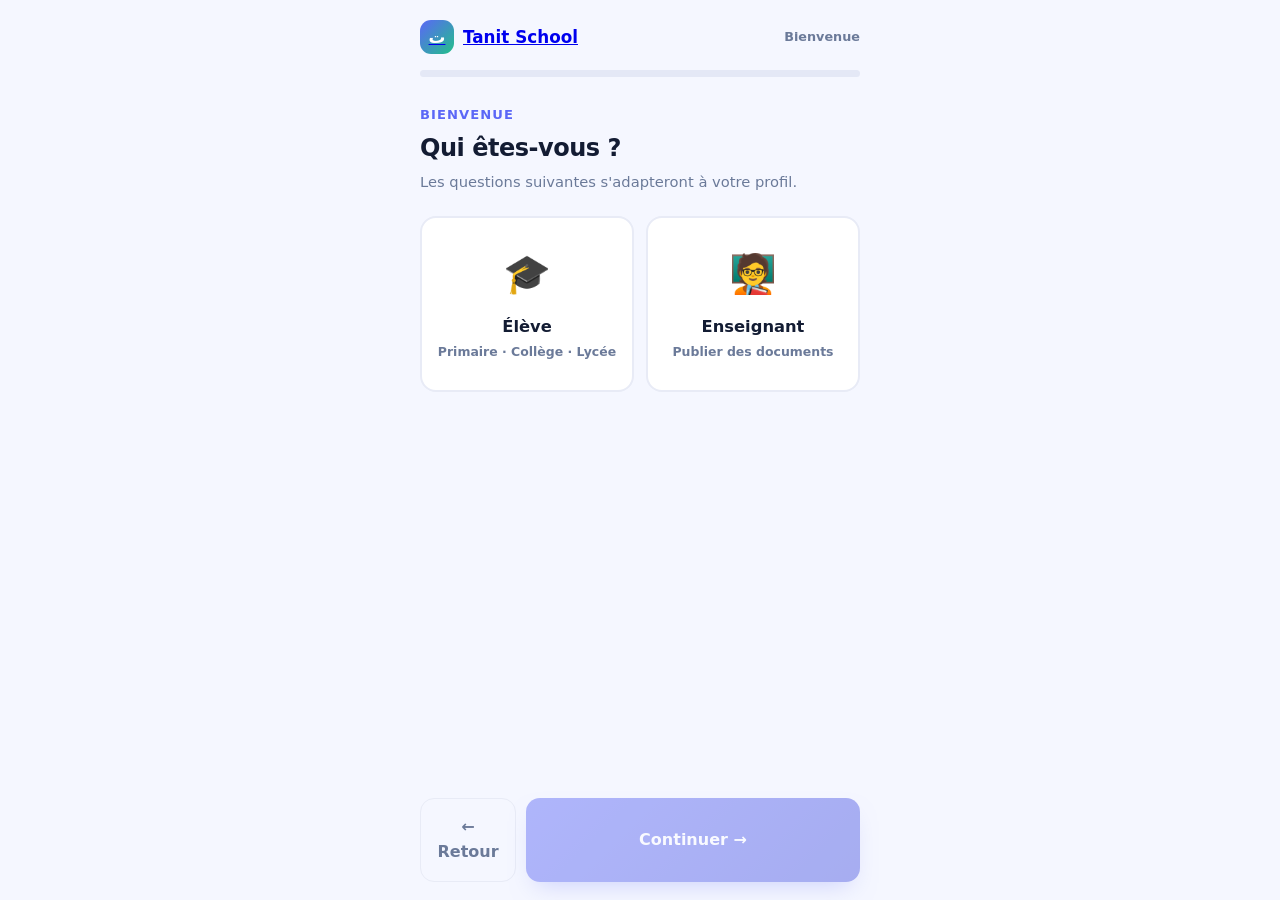
<file: new front/inscription-mobile.html>
<!DOCTYPE html>
<html lang="fr">
<head>
<meta charset="UTF-8" />
<meta name="viewport" content="width=device-width, initial-scale=1.0, maximum-scale=1.0, user-scalable=no" />
<title>Inscription · Mobile — Tanit School</title>
<style>
  :root {
    --bg: #f5f7ff;
    --card: #ffffff;
    --ink: #131c33;
    --muted: #6b7a99;
    --brand: #5b67f7;
    --brand-dark: #4854e0;
    --brand-soft: #ecefff;
    --mint: #22c08a;
    --rose: #f45b7a;
    --line: #e8ebf6;
    --radius: 16px;
    --font: "Segoe UI", "Tahoma", system-ui, sans-serif;
  }
  * { box-sizing: border-box; margin: 0; padding: 0; -webkit-tap-highlight-color: transparent; }
  html, body { height: 100%; }
  body { font-family: var(--font); background: var(--bg); color: var(--ink); line-height: 1.55; overscroll-behavior: none; }

  .app { max-width: 480px; margin: 0 auto; height: 100dvh; display: flex; flex-direction: column; background: var(--bg); position: relative; overflow: hidden; }

  /* ---------- HEADER ---------- */
  .top { padding: 20px 20px 0; }
  .topbar { display: flex; align-items: center; gap: 12px; }
  .logo { display: flex; align-items: center; gap: 9px; font-weight: 900; font-size: 1.05rem; }
  .logo-badge { width: 34px; height: 34px; border-radius: 11px; background: linear-gradient(135deg, var(--brand), var(--mint)); display: grid; place-items: center; color: #fff; font-weight: 900; }
  .steps-count { margin-left: auto; font-size: .8rem; font-weight: 700; color: var(--muted); }
  .progress-track { height: 7px; background: #e4e8f6; border-radius: 999px; margin-top: 16px; overflow: hidden; }
  .progress-fill { height: 100%; width: 0%; border-radius: 999px; background: linear-gradient(90deg, var(--brand), var(--mint)); transition: width .35s ease; }

  /* ---------- STAGE ---------- */
  .stage { flex: 1; overflow-y: auto; padding: 28px 20px 12px; scrollbar-width: none; }
  .stage::-webkit-scrollbar { display: none; }
  .step { display: none; }
  .step.active { display: block; animation: slideIn .3s ease; }
  @keyframes slideIn { from { opacity: 0; transform: translateX(26px); } to { opacity: 1; transform: translateX(0); } }
  .step.slide-left { animation: slideOut .22s ease forwards; }
  @keyframes slideOut { from { opacity: 1; transform: translateX(0); } to { opacity: 0; transform: translateX(-26px); } }

  .q-label { font-size: .82rem; font-weight: 800; letter-spacing: .08em; text-transform: uppercase; color: var(--brand); margin-bottom: 8px; }
  .q-title { font-size: 1.5rem; font-weight: 800; letter-spacing: -.02em; line-height: 1.25; margin-bottom: 8px; }
  .q-hint { color: var(--muted); font-size: .92rem; margin-bottom: 22px; }

  /* ---------- INPUTS ---------- */
  .input-wrap { position: relative; margin-bottom: 14px; }
  .input {
    width: 100%; padding: 16px; border: 1.5px solid var(--line); border-radius: var(--radius); font: inherit;
    font-size: 1rem; background: var(--card); color: var(--ink); outline: none; transition: border-color .15s, box-shadow .15s;
  }
  .input:focus { border-color: var(--brand); box-shadow: 0 0 0 4px var(--brand-soft); }
  .input::placeholder { color: #a7b1cc; }
  .error-msg { color: var(--rose); font-size: .82rem; font-weight: 600; margin: -6px 4px 12px; display: none; }
  .error-msg.show { display: block; }

  .strength { height: 5px; border-radius: 999px; background: #e4e8f6; margin: 6px 2px 4px; overflow: hidden; }
  .strength-fill { height: 100%; width: 0%; border-radius: 999px; transition: width .25s, background .25s; }
  .strength-label { font-size: .76rem; font-weight: 700; color: var(--muted); }

  /* ---------- OPTION CARDS ---------- */
  .opt-grid { display: grid; gap: 12px; }
  .opt {
    display: flex; align-items: center; gap: 14px; padding: 16px; background: var(--card); border: 2px solid var(--line);
    border-radius: var(--radius); cursor: pointer; transition: all .15s; font-weight: 700; font-size: .98rem;
  }
  .opt:active { transform: scale(.98); }
  .opt .radio {
    width: 22px; height: 22px; border-radius: 50%; border: 2px solid #c9d0e6; flex-shrink: 0; display: grid; place-items: center;
    transition: all .15s;
  }
  .opt .radio::after { content: "✓"; color: #fff; font-size: .72rem; font-weight: 900; opacity: 0; }
  .opt.selected { border-color: var(--brand); background: var(--brand-soft); }
  .opt.selected .radio { border-color: var(--brand); background: var(--brand); }
  .opt.selected .radio::after { opacity: 1; }

  /* role cards */
  .role-grid { display: grid; grid-template-columns: 1fr 1fr; gap: 12px; }
  .role {
    padding: 26px 14px; text-align: center; background: var(--card); border: 2px solid var(--line); border-radius: var(--radius);
    cursor: pointer; transition: all .15s;
  }
  .role:active { transform: scale(.97); }
  .role .emoji { font-size: 2.4rem; }
  .role b { display: block; margin-top: 10px; font-size: 1.02rem; }
  .role span { font-size: .78rem; color: var(--muted); font-weight: 600; }
  .role.selected { border-color: var(--brand); background: var(--brand-soft); box-shadow: 0 10px 22px -12px rgba(91,103,247,.5); }
  .role.stu.selected { border-color: var(--brand); } .role.tea.selected { border-color: var(--mint); }

  /* chips */
  .chips { display: flex; flex-wrap: wrap; gap: 10px; }
  .chip {
    padding: 13px 18px; border-radius: 999px; background: var(--card); border: 2px solid var(--line);
    font-weight: 700; font-size: .92rem; cursor: pointer; transition: all .15s; color: var(--ink);
  }
  .chip:active { transform: scale(.96); }
  .chip.selected { border-color: var(--mint); background: #e6faf1; color: #0f7a55; }

  /* slider */
  .slider-val { font-size: 2.2rem; font-weight: 900; color: var(--brand); text-align: center; margin: 6px 0 14px; }
  input[type="range"] { width: 100%; -webkit-appearance: none; appearance: none; height: 8px; border-radius: 999px; background: linear-gradient(90deg, var(--brand) var(--fill,0%), #e4e8f6 var(--fill,0%)); outline: none; }
  input[type="range"]::-webkit-slider-thumb { -webkit-appearance: none; width: 28px; height: 28px; border-radius: 50%; background: #fff; border: 3px solid var(--brand); box-shadow: 0 4px 12px rgba(91,103,247,.4); cursor: grab; }

  /* summary */
  .summary-card { background: var(--card); border-radius: var(--radius); border: 1px solid var(--line); overflow: hidden; margin-bottom: 8px; }
  .summary-head { display: flex; align-items: center; gap: 10px; padding: 14px 16px; border-bottom: 1px solid var(--line); font-weight: 800; }
  .summary-head .av { width: 34px; height: 34px; border-radius: 10px; display: grid; place-items: center; font-size: 1.05rem; }
  .summary-row { display: flex; justify-content: space-between; gap: 14px; padding: 12px 16px; border-bottom: 1px dashed var(--line); font-size: .9rem; }
  .summary-row:last-child { border-bottom: none; }
  .summary-row span { color: var(--muted); font-weight: 600; }
  .summary-row b { text-align: right; }

  /* ---------- BOTTOM BAR ---------- */
  .bottom { padding: 12px 20px calc(18px + env(safe-area-inset-bottom)); background: var(--bg); }
  .nav-row { display: flex; gap: 10px; }
  .nav-btn {
    flex: 1; padding: 16px; border: none; border-radius: 14px; font: inherit; font-weight: 800; font-size: 1rem;
    cursor: pointer; transition: transform .1s, opacity .15s;
  }
  .nav-btn:active { transform: scale(.98); }
  .nav-btn.primary { background: linear-gradient(135deg, var(--brand), var(--brand-dark)); color: #fff; box-shadow: 0 12px 24px -10px rgba(91,103,247,.6); }
  .nav-btn.ghost { background: transparent; color: var(--muted); border: 1.5px solid var(--line); flex: 0 0 96px; }
  .nav-btn[disabled] { opacity: .45; }

  /* ---------- SUCCESS ---------- */
  .success { position: absolute; inset: 0; background: var(--bg); display: none; flex-direction: column; align-items: center; justify-content: center; text-align: center; padding: 30px; z-index: 10; }
  .success.show { display: flex; animation: slideIn .4s ease; }
  .check { width: 92px; height: 92px; border-radius: 50%; background: linear-gradient(135deg, var(--mint), #17a574); display: grid; place-items: center; color: #fff; font-size: 2.6rem; margin-bottom: 22px; box-shadow: 0 18px 40px -14px rgba(34,192,138,.6); animation: pop .5s cubic-bezier(.2,1.6,.4,1); }
  @keyframes pop { from { transform: scale(0); } to { transform: scale(1); } }
  .success h2 { font-size: 1.5rem; margin-bottom: 8px; }
  .success p { color: var(--muted); max-width: 300px; }
</style>
</head>
<body>
<div class="app">

  <div class="top">
    <div class="topbar">
      <a class="logo" href="../index.html"><span class="logo-badge">ت</span>Tanit School</a>
      <span class="steps-count" id="stepsCount">Question 1 / 9</span>
    </div>
    <div class="progress-track"><div class="progress-fill" id="progressFill"></div></div>
  </div>

  <main class="stage" id="stage"></main>

  <div class="bottom">
    <div class="nav-row">
      <button class="nav-btn ghost" id="btnPrev" onclick="go(-1)">← Retour</button>
      <button class="nav-btn primary" id="btnNext" onclick="go(1)">Continuer →</button>
    </div>
  </div>

  <div class="success" id="success">
    <div class="check">✓</div>
    <h2>Compte créé !</h2>
    <p>Votre demande d'inscription a bien été envoyée. Un administrateur doit encore l'approuver avant que vous puissiez vous connecter.</p>
  </div>
</div>

<script>
  const data = {};

  const LEVELS = {
    "Primaire": ["1ère année", "2ème année", "3ème année", "4ème année", "5ème année", "6ème année primaire"],
    "Collège": ["7ème année de base", "8ème année de base", "9ème année de base"],
    "Lycée": ["1ère année secondaire", "2ème année secondaire", "3ème année secondaire (Bac)"]
  };
  const SECTIONS = ["Mathématiques", "Sciences expérimentales", "Lettres", "Technique", "Économie & gestion", "Informatique"];
  const SUBJECTS = ["Mathématiques", "Physique-Chimie", "SVT", "Français", "Arabe", "Anglais", "Histoire-Géo", "Informatique", "Éducation physique"];
  const TEACH_LEVELS = ["Primaire", "Collège", "Lycée"];

  const DEFS = {
    student: [
      { id: "name", label: "Votre nom complet", hint: "Il sera affiché sur vos documents et favoris.", type: "text", ph: "Ex : Ahmed Ben Salah" },
      { id: "email", label: "Votre adresse e-mail", hint: "Pour vous connecter et recevoir vos notifications.", type: "email", ph: "vous@exemple.tn" },
      { id: "password", label: "Choisissez un mot de passe", hint: "Au moins 6 caractères.", type: "password" },
      { id: "cycle", label: "Dans quel cycle étudiez-vous ?", hint: "Nous adapterons la bibliothèque à votre niveau.", type: "single", options: ["Primaire", "Collège", "Lycée"] },
      { id: "level", label: "Quelle est votre classe ?", hint: "", type: "level" },
      { id: "section", label: "Quelle section préparez-vous ?", hint: "Pour le lycée uniquement.", type: "single", options: SECTIONS, only: () => data.cycle === "Lycée" },
      { id: "school", label: "Nom de votre établissement", hint: "Facultatif, mais ça aide vos enseignants.", type: "text", ph: "Ex : Lycée de la Marsa", optional: true },
      { id: "goal", label: "Quel est votre principal objectif ?", hint: "Choisissez-en un :", type: "single", options: ["Réussir mes examens", "Comprendre les mathématiques", "Améliorer mon français", "Préparer le bac", "Trouver des séries d'exercices"] },
      { id: "summary", label: "Récapitulatif", type: "summary" }
    ],
    teacher: [
      { id: "name", label: "Votre nom complet", hint: "Il sera affiché sur vos documents publiés.", type: "text", ph: "Ex : Leïla Khelifi" },
      { id: "email", label: "Votre adresse e-mail", hint: "Pour vous connecter et recevoir vos notifications.", type: "email", ph: "vous@exemple.tn" },
      { id: "password", label: "Choisissez un mot de passe", hint: "Au moins 6 caractères.", type: "password" },
      { id: "subjects", label: "Quelles matières enseignez-vous ?", hint: "Sélectionnez une ou plusieurs matières.", type: "chips", options: SUBJECTS, multiple: true },
      { id: "teachLevels", label: "À quels niveaux enseignez-vous ?", hint: "Sélectionnez un ou plusieurs cycles.", type: "chips", options: TEACH_LEVELS, multiple: true },
      { id: "school", label: "Votre établissement", hint: "Facultatif.", type: "text", ph: "Ex : Collège pilote de Tunis", optional: true },
      { id: "experience", label: "Votre expérience", hint: "Nombre d'années d'enseignement :", type: "slider", min: 0, max: 40 },
      { id: "phone", label: "Votre téléphone", hint: "Facultatif — pour les échanges avec l'administration.", type: "tel", ph: "Ex : 20 123 456", optional: true },
      { id: "summary", label: "Récapitulatif", type: "summary" }
    ]
  };

  let role = null;
  let steps = [];
  let idx = 0;
  const stage = document.getElementById("stage");

  /* ---------- STEP LIST ---------- */
  function buildSteps() {
    if (!role) { steps = []; return; }
    const defs = DEFS[role];
    steps = defs.filter((d) => !d.only || d.only());
    idx = 0;
  }

  /* ---------- RENDER ---------- */
  function render() {
    if (!role) {
      document.getElementById("progressFill").style.width = "0%";
      document.getElementById("stepsCount").textContent = "Bienvenue";
      const nxt = document.getElementById("btnNext");
      nxt.textContent = "Continuer →";
      nxt.disabled = true;
      stage.innerHTML = '<div class="step active" id="curStep">' + roleBody() + "</div>";
      return;
    }
    const d = steps[idx];
    const total = steps.length;
    const pct = Math.round(((idx + 1) / total) * 100);
    document.getElementById("progressFill").style.width = pct + "%";
    document.getElementById("stepsCount").textContent = (idx === total - 1 ? "Récapitulatif" : "Question " + (idx + 1) + " / " + total);
    const next = document.getElementById("btnNext");
    next.textContent = d.type === "summary" ? "✓ Créer mon compte" : "Continuer →";

    stage.innerHTML = '<div class="step active" id="curStep">' + bodyOf(d) + "</div>";
    mount(d);
    validate();

    if (d.type !== "summary") {
      const el = stage.querySelector("input, select");
      if (el) el.focus({ preventScroll: true });
    }
  }

  function bodyOf(d) {
    let inner = "";
    switch (d.type) {
      case "text": case "email": case "tel":
        inner = `
          <div class="q-label">${label(d)}</div>
          <div class="q-title">${d.label}</div>
          <div class="q-hint">${d.hint}</div>
          <div class="input-wrap">
            <input class="input" type="${d.type === "text" ? "text" : d.type}" id="inp" placeholder="${d.ph || ""}" value="${(data[d.id] || "").replace(/"/g, "&quot;")}" autocomplete="off" />
          </div>
          <div class="error-msg" id="err"></div>`;
        break;

      case "password":
        inner = `
          <div class="q-label">${label(d)}</div>
          <div class="q-title">${d.label}</div>
          <div class="q-hint">${d.hint}</div>
          <div class="input-wrap">
            <input class="input" type="password" id="inp" placeholder="••••••••" value="" />
          </div>
          <div class="strength"><div class="strength-fill" id="strFill"></div></div>
          <div class="strength-label" id="strLabel">Sécurité : —</div>
          <div class="error-msg" id="err"></div>`;
        break;

      case "single":
        inner = `
          <div class="q-label">${label(d)}</div>
          <div class="q-title">${d.label}</div>
          <div class="q-hint">${d.hint}</div>
          <div class="opt-grid">${d.options.map((o, i) => `
            <div class="opt ${data[d.id] === o ? "selected" : ""}" onclick="pickOne('${d.id}', '${o.replace(/'/g, "\\'")}', this)">
              <span class="radio"></span><span>${o}</span>
            </div>`).join("")}</div>
          <div class="error-msg" id="err"></div>`;
        break;

      case "level":
        const list = LEVELS[data.cycle] || [];
        inner = `
          <div class="q-label">${label(d)}</div>
          <div class="q-title">${d.label}</div>
          <div class="q-hint">Vous avez choisi le cycle : <b>${data.cycle}</b></div>
          <div class="opt-grid">${list.map((o) => `
            <div class="opt ${data.level === o ? "selected" : ""}" onclick="pickOne('level', '${o.replace(/'/g, "\\'")}', this)">
              <span class="radio"></span><span>${o}</span>
            </div>`).join("")}</div>
          <div class="error-msg" id="err"></div>`;
        break;

      case "chips":
        inner = `
          <div class="q-label">${label(d)}</div>
          <div class="q-title">${d.label}</div>
          <div class="q-hint">${d.hint}</div>
          <div class="chips">${d.options.map((o) => {
            const arr = data[d.id] || [];
            return `<div class="chip ${arr.includes(o) ? "selected" : ""}" onclick="toggleChip('${d.id}', '${o.replace(/'/g, "\\'")}', this)">${o}</div>`;
          }).join("")}</div>
          <div class="error-msg" id="err"></div>`;
        break;

      case "slider":
        const v = data[d.id] != null ? data[d.id] : 3;
        inner = `
          <div class="q-label">${label(d)}</div>
          <div class="q-title">${d.label}</div>
          <div class="q-hint">${d.hint}</div>
          <div class="slider-val" id="sliderVal">${v} an${v > 1 ? "s" : ""}</div>
          <input type="range" id="range" min="${d.min}" max="${d.max}" value="${v}" style="--fill:${((v - d.min) / (d.max - d.min)) * 100}%" />`;
        break;

      case "summary":
        inner = summaryHTML();
        break;
    }
    return inner;
  }

  function label(d) {
    return role === "student" ? "Profil élève" : role === "teacher" ? "Profil enseignant" : "Bienvenue";
  }

  function roleBody() {
    return `
      <div class="q-label">Bienvenue</div>
      <div class="q-title">Qui êtes-vous ?</div>
      <div class="q-hint">Les questions suivantes s'adapteront à votre profil.</div>
      <div class="role-grid">
        <div class="role stu ${data.role === "student" ? "selected" : ""}" onclick="pickRole('student')">
          <div class="emoji">🎓</div><b>Élève</b><span>Primaire · Collège · Lycée</span>
        </div>
        <div class="role tea ${data.role === "teacher" ? "selected" : ""}" onclick="pickRole('teacher')">
          <div class="emoji">🧑‍🏫</div><b>Enseignant</b><span>Publier des documents</span>
        </div>
      </div>`;
  }

  function summaryHTML() {
    const items = steps.filter((s) => s.type !== "summary").map((s) => {
      let v = data[s.id];
      if (Array.isArray(v)) v = v.join(", ");
      if (v == null || v === "") v = "—";
      return `<div class="summary-row"><span>${s.label}</span><b>${v}</b></div>`;
    }).join("");
    const av = role === "student" ? "🎓" : "🧑‍🏫";
    const lbl = role === "student" ? "Élève" : "Enseignant";
    return `
      <div class="q-label">Dernière étape</div>
      <div class="q-title">Votre profil est prêt ✨</div>
      <div class="q-hint">Vérifiez vos informations avant de créer votre compte.</div>
      <div class="summary-card">
        <div class="summary-head"><span class="av">${av}</span>Compte ${lbl} <span style="margin-left:auto;font-size:.8rem;color:var(--muted)">${data.email || ""}</span></div>
        ${items}
      </div>`;
  }

  /* ---------- MOUNT ---------- */
  function mount(d) {
    const el = document.getElementById("curStep");
    if (!el) return;
    const err = el.querySelector("#err");

    if (d.type === "text" || d.type === "email" || d.type === "tel") {
      const inp = el.querySelector("#inp");
      inp.addEventListener("input", () => { data[d.id] = inp.value.trim(); validate(); });
    }
    if (d.type === "password") {
      const inp = el.querySelector("#inp");
      const fill = el.querySelector("#strFill");
      const lbl = el.querySelector("#strLabel");
      inp.addEventListener("input", () => {
        data[d.id] = inp.value;
        const n = inp.value.length;
        let c = 0, w = "0%", t = "Sécurité : faible";
        if (n >= 6) { c = "#eab308"; w = "40%"; t = "Sécurité : moyenne"; }
        if (n >= 10) { c = "#22c08a"; w = "75%"; t = "Sécurité : bonne"; }
        if (n >= 14) { c = "#159a63"; w = "100%"; t = "Sécurité : excellente"; }
        fill.style.width = w; fill.style.background = c; lbl.textContent = t;
        validate();
      });
    }
    if (d.type === "slider") {
      const r = el.querySelector("#range");
      const out = el.querySelector("#sliderVal");
      r.addEventListener("input", () => {
        const v = +r.value;
        data[d.id] = v;
        out.textContent = v + " an" + (v > 1 ? "s" : "");
        r.style.setProperty("--fill", ((v - d.min) / (d.max - d.min)) * 100 + "%");
      });
    }
  }

  /* ---------- INTERACTIONS ---------- */
  function pickRole(r) {
    role = r;
    data.role = r;
    data.cycle = undefined; data.level = undefined; data.section = undefined;
    document.querySelectorAll(".role").forEach((x) => x.classList.remove("selected"));
    event.target.closest(".role").classList.add("selected");
    buildSteps();
    render();
  }
  window.pickRole = pickRole;

  function pickOne(id, value, el) {
    data[id] = value;
    document.querySelectorAll("#curStep .opt").forEach((x) => x.classList.remove("selected"));
    el.classList.add("selected");
    validate();
  }
  window.pickOne = pickOne;

  function toggleChip(id, value, el) {
    if (!data[id]) data[id] = [];
    const arr = data[id];
    const i = arr.indexOf(value);
    if (i >= 0) { arr.splice(i, 1); el.classList.remove("selected"); }
    else { arr.push(value); el.classList.add("selected"); }
    validate();
  }
  window.toggleChip = toggleChip;

  function validate() {
    const d = steps[idx];
    if (!d) return;
    const err = document.getElementById("err");
    const next = document.getElementById("btnNext");
    if (d.type === "summary" || d.type === "role") { next.disabled = false; return; }
    let ok = true;
    if (d.type === "text" || d.type === "email" || d.type === "tel") ok = !!data[d.id];
    if (d.type === "password") ok = (data[d.id] || "").length >= 6;
    if (d.type === "single" || d.type === "level") ok = !!data[d.id];
    if (d.type === "chips") ok = (data[d.id] || []).length > 0;
    if (d.optional) ok = true;
    next.disabled = !ok;
    if (err) err.classList.toggle("show", !ok);
  }

  /* ---------- NAVIGATION ---------- */
  function go(dir) {
    if (dir === 1 && document.getElementById("btnNext").disabled) return;
    const d = steps[idx];

    if (dir === 1 && d.type === "summary") {
      finish();
      return;
    }
    if (dir === -1 && idx === 0) {
      if (role) { role = null; data.role = undefined; steps = []; idx = 0; render(); }
      return;
    }
    if (idx + dir >= 0 && idx + dir < steps.length) {
      idx += dir;
      render();
    }
  }
  window.go = go;

  function finish() {
    console.log("Inscription soumise :", JSON.stringify(data, null, 2));
    document.querySelector(".bottom").style.display = "none";
    document.querySelector(".top").style.display = "none";
    stage.style.display = "none";
    document.getElementById("success").classList.add("show");
  }

  /* ---------- SWIPE ---------- */
  let tx = null;
  document.querySelector(".stage").addEventListener("touchstart", (e) => { tx = e.touches[0].clientX; }, { passive: true });
  document.querySelector(".stage").addEventListener("touchend", (e) => {
    if (tx == null) return;
    const dx = e.changedTouches[0].clientX - tx;
    if (dx < -50) go(1);
    else if (dx > 50) go(-1);
    tx = null;
  }, { passive: true });

  /* keyboard */
  document.addEventListener("keydown", (e) => {
    if (e.key === "Enter") go(1);
  });

  buildSteps();
  render();
</script>
</body>
</html>
</file>
<file: division-euclidienne/style.css>
:root{
    --blue:#2ea3e0;
    --blue-deep:#1f7fb3;
    --orange:#f6931e;
    --purple:#4a3f8c;
    --bg:#eef2f6;
    --card:#ffffff;
    --ink:#1f2d3d;
    --line:#c9d2da;
    --soft:#f4f6f9;
    --vrai:#4caf50;
    --faux:#e5533d;
  }
  *{box-sizing:border-box;}
  body{
    margin:0;
    font-family:'Trebuchet MS','Segoe UI',sans-serif;
    background:var(--bg);
    color:var(--ink);
    padding:0 0 60px;
  }
  header{
    background:linear-gradient(135deg, var(--blue) 0%, var(--blue-deep) 100%);
    color:#fff;
    padding:22px 24px 34px;
  }
  header .eyebrow{ font-size:12px; text-transform:uppercase; letter-spacing:0.14em; opacity:0.85; margin:0 0 6px; }
  header h1{ margin:0; font-size:24px; font-weight:600; }
  header .sub{ margin:6px 0 0; font-size:14px; opacity:0.9; }
  header .name-line{ margin-top:16px; display:flex; gap:22px; flex-wrap:wrap; font-size:13px; }
  header .name-line label{ display:inline-flex; align-items:center; gap:6px; }
  header .name-line input{
    border:none; border-bottom:2px dotted rgba(255,255,255,0.6); background:transparent;
    color:#fff; font-family:inherit; font-size:13px; padding:2px 4px; min-width:120px; outline:none;
  }
  header .name-line input::placeholder{ color:rgba(255,255,255,0.6); }

  .wrap{ max-width:880px; margin:0 auto; padding:24px 20px 0; }

  h2.section-title{
    font-size:20px; color:var(--blue-deep); margin:30px 0 16px;
    border-bottom:3px solid var(--blue); padding-bottom:6px;
  }
  .card{
    background:var(--card); border-radius:14px; padding:22px 24px; margin:0 0 22px;
    box-shadow:0 6px 18px rgba(20,40,60,0.08);
  }
  .band{
    display:inline-flex; align-items:center; gap:8px;
    color:#fff; font-size:12.5px; font-weight:bold; letter-spacing:0.03em;
    padding:8px 16px; border-radius:20px; margin:-40px 0 16px;
    box-shadow:0 4px 10px rgba(0,0,0,0.15);
  }
  .band.def{ background:var(--orange); }
  .band.act{ background:var(--purple); }
  .band.ex{ background:var(--blue); }

  p{ line-height:1.65; font-size:14.5px; }
  .formula{
    background:var(--soft); border:2px solid var(--line); border-radius:10px;
    padding:14px 18px; text-align:center; font-size:16px; font-weight:bold; color:var(--blue-deep);
    margin:14px 0;
  }
  .formula small{ display:block; font-weight:normal; font-size:12.5px; color:#556677; margin-top:6px; }
  img.diagram{ max-width:100%; border-radius:10px; border:1px solid var(--line); display:block; margin:14px auto; }

  .vocab{
    display:flex; gap:10px; flex-wrap:wrap; margin:14px 0;
  }
  .vocab span{
    background:var(--soft); border:2px solid var(--line); border-radius:20px;
    padding:6px 14px; font-size:13px; font-weight:bold; color:var(--ink);
  }
  .vocab span.dividende{ color:#c0392b; border-color:#f0b8ae; }
  .vocab span.diviseur{ color:#1f8a4c; border-color:#a8dcb8; }
  .vocab span.quotient{ color:#7b3fa0; border-color:#d7b8ec; }
  .vocab span.reste{ color:#1f7fb3; border-color:#aed8f0; }

  .remark-box{
    background:#fff8e1; border:2px solid #f0d878; border-radius:10px;
    padding:12px 16px; font-size:13.5px; color:#7a5c00; margin-top:14px;
  }

  .proof-grid{
    display:grid; grid-template-columns:repeat(5, 1fr); gap:10px; margin-top:16px;
  }
  @media (max-width:700px){ .proof-grid{ grid-template-columns:repeat(2,1fr); } }
  .proof-item{
    background:var(--soft); border:2px solid var(--line); border-radius:10px; padding:10px;
  }
  .proof-item .letter{ font-weight:bold; color:var(--purple); font-size:14px; margin-bottom:6px; }
  .proof-item input{
    width:100%; border:none; border-bottom:2px dotted var(--line); background:transparent;
    font-family:inherit; font-size:13px; padding:4px 2px; outline:none;
  }
  .proof-item input:focus{ border-bottom-color:var(--blue); }
  .proof-item input[readonly]{ color:#8a97a3; font-style:italic; }

  .line{ display:flex; align-items:baseline; gap:8px; margin:12px 0; flex-wrap:wrap; }
  .line > span{ font-size:14.5px; }
  .line input[type=text]{
    flex:1; min-width:120px; border:none; border-bottom:2px dotted var(--line);
    background:transparent; font-family:inherit; font-size:14.5px; padding:4px 2px; outline:none;
  }
  .line input[type=text]:focus{ border-bottom-color:var(--blue); }

  .sentence{ font-size:15px; line-height:2.4; margin:10px 0; }
  .sentence input.blank{
    border:none; border-bottom:2px dotted var(--line); background:var(--soft);
    font-family:inherit; font-size:14.5px; padding:3px 8px; outline:none; min-width:130px;
    border-radius:4px 4px 0 0; text-align:center;
  }
  .sentence input.blank:focus{ border-bottom-color:var(--blue); }

  .vf-item{
    display:flex; align-items:center; justify-content:space-between; gap:14px; flex-wrap:wrap;
    padding:12px 0; border-bottom:1px dashed var(--line);
  }
  .vf-item:last-child{ border-bottom:none; }
  .vf-text{ font-size:14.5px; flex:1; min-width:220px; }
  .vf-toggle{ display:flex; gap:8px; }
  .vf-toggle button{
    font-family:inherit; font-size:13px; font-weight:bold; padding:8px 18px;
    border-radius:20px; border:2px solid var(--line); background:#fff; cursor:pointer; color:#556677;
  }
  .vf-toggle button.sel-vrai{ background:var(--vrai); border-color:var(--vrai); color:#fff; }
  .vf-toggle button.sel-faux{ background:var(--faux); border-color:var(--faux); color:#fff; }
  .vf-justif{ flex-basis:100%; margin-top:8px; }
  .vf-justif input{
    width:100%; border:none; border-bottom:2px dotted var(--line); background:var(--soft);
    font-family:inherit; font-size:13.5px; padding:6px 8px; outline:none; border-radius:4px 4px 0 0;
  }
  .vf-justif input:focus{ border-bottom-color:var(--blue); }

  .eq-row{
    background:var(--soft); border:2px solid var(--line); border-radius:12px;
    padding:16px 18px; margin:14px 0;
  }
  .eq-kind{ font-size:11.5px; text-transform:uppercase; letter-spacing:0.06em; color:#8a97a3; margin-bottom:8px; }
  .eq-line{
    display:flex; align-items:center; justify-content:center; gap:10px;
    font-size:20px; font-weight:bold; color:var(--ink); flex-wrap:wrap; margin-bottom:10px;
  }
  .eq-line .num-slot input[type=text]{
    width:56px; text-align:center; border:2px solid var(--blue); border-radius:8px;
    font-family:inherit; font-size:18px; font-weight:bold; padding:4px; outline:none; background:#fff;
  }
  .eq-labels{
    display:flex; align-items:center; justify-content:center; gap:10px; flex-wrap:wrap;
  }
  .eq-labels .label-slot{
    min-width:88px; text-align:center; font-size:12px; color:#556677;
  }
  .drop-zone{
    min-width:88px; min-height:30px; border:2px dashed var(--line); border-radius:8px;
    display:flex; align-items:center; justify-content:center; font-size:12px; color:#aab4bd;
    background:#fff;
  }
  .drop-zone.filled{ border-style:solid; border-color:var(--purple); color:var(--purple); font-weight:bold; background:#f3f0fb; }
  .drop-zone.dragover{ border-color:var(--blue); background:#eaf6fd; }
  .tile-bank{
    display:flex; gap:10px; justify-content:center; flex-wrap:wrap; margin-top:14px;
  }
  .tile{
    background:var(--purple); color:#fff; font-size:12.5px; font-weight:bold;
    padding:8px 16px; border-radius:20px; cursor:grab; user-select:none;
  }
  .tile.used{ opacity:0.35; cursor:default; }
  select.label-select{
    font-family:inherit; font-size:12.5px; padding:6px 8px; border-radius:8px;
    border:2px solid var(--line); background:#fff; min-width:100px;
  }

  .hint{ font-size:13px; color:#556677; font-style:italic; }
  .remark-list{ font-size:14.5px; line-height:1.9; }
  .blank-short{ min-width:80px; }
  .vf-eq-text{ font-size:16px; font-weight:bold; }

  .actions{ display:flex; justify-content:center; gap:14px; padding:20px 0 40px; flex-wrap:wrap; }
  button.main-btn{
    font-family:inherit; font-size:14px; padding:11px 22px; border-radius:24px;
    border:none; cursor:pointer; box-shadow:0 4px 0 rgba(0,0,0,0.12);
  }
  button.main-btn:active{ transform:translateY(2px); box-shadow:0 1px 0 rgba(0,0,0,0.12); }
  .btn-ghost{ background:#fff; color:var(--ink); border:2px solid var(--line); }

  @media print{
    body{ background:#fff; }
    .actions{ display:none; }
    .card{ box-shadow:none; break-inside:avoid; }
  }
</file>
